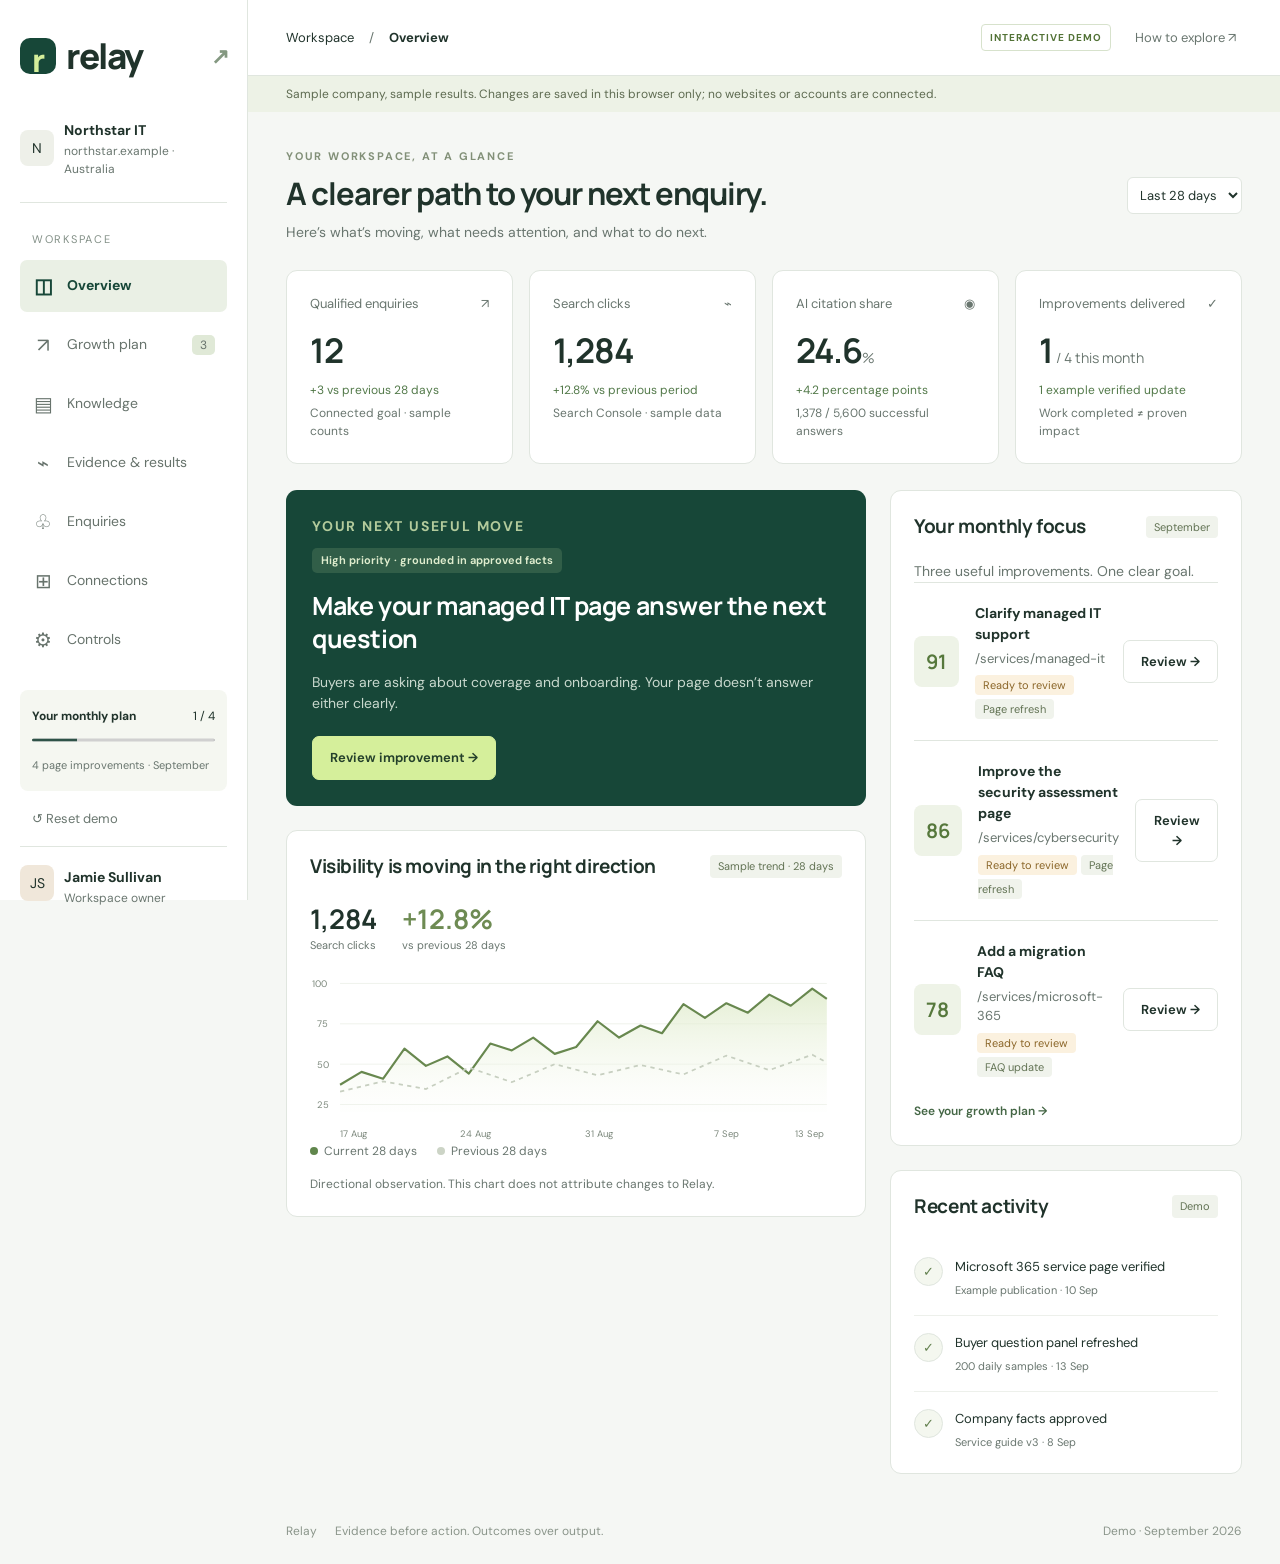
<file: index.html>
<!doctype html>
<html lang="en"><head><meta charset="UTF-8"><meta name="viewport" content="width=device-width, initial-scale=1"><meta name="description" content="Relay AEO interactive product demo. Explore evidence-led website improvements with sample data."><title>Relay — Your next useful move</title><link rel="icon" href="data:image/svg+xml,%3Csvg xmlns='http://www.w3.org/2000/svg' viewBox='0 0 32 32'%3E%3Crect width='32' height='32' rx='8' fill='%23174738'/%3E%3Cpath d='M9 9h10v7H9m7 0 7 8M9 9v15' stroke='%23c9f277' stroke-width='3' fill='none'/%3E%3C/svg%3E"><link rel="stylesheet" href="styles.css"><script src="app.js" defer></script></head>
<body><a class="skip" href="#main">Skip to content</a><aside class="sidebar"><a class="brand" href="#dashboard"><span class="logo">r</span> relay<span class="brand-dot">↗</span></a><div class="workspace"><span class="avatar">N</span><div><strong>Northstar IT</strong><small>northstar.example · Australia</small></div></div><p class="nav-label">WORKSPACE</p><nav aria-label="Main navigation" id="nav"></nav><div class="side-bottom"><div class="allowance"><div><strong>Your monthly plan</strong><span id="usage"></span></div><progress id="allowance-progress" max="4"></progress><small>4 page improvements · September</small></div><button class="text-button" data-action="reset">↺ Reset demo</button><div class="profile"><span class="avatar light">JS</span><div><strong>Jamie Sullivan</strong><small>Workspace owner</small></div></div></div></aside><div class="shell"><header class="topbar"><span>Workspace <span class="muted">/</span> <strong id="breadcrumb">Overview</strong></span><div><span class="demo-badge">INTERACTIVE DEMO</span><button class="quiet" data-action="tour">How to explore ↗</button></div></header><div class="demo-notice">Sample company, sample results. Changes are saved in this browser only; no websites or accounts are connected.</div><main id="main" tabindex="-1"></main><footer>Relay <span>Evidence before action. Outcomes over output.</span><span>Demo · September 2026</span></footer></div><dialog id="dialog"><div id="dialog-content"></div></dialog><div id="toast" role="status" aria-live="polite"></div></body></html>
</file>
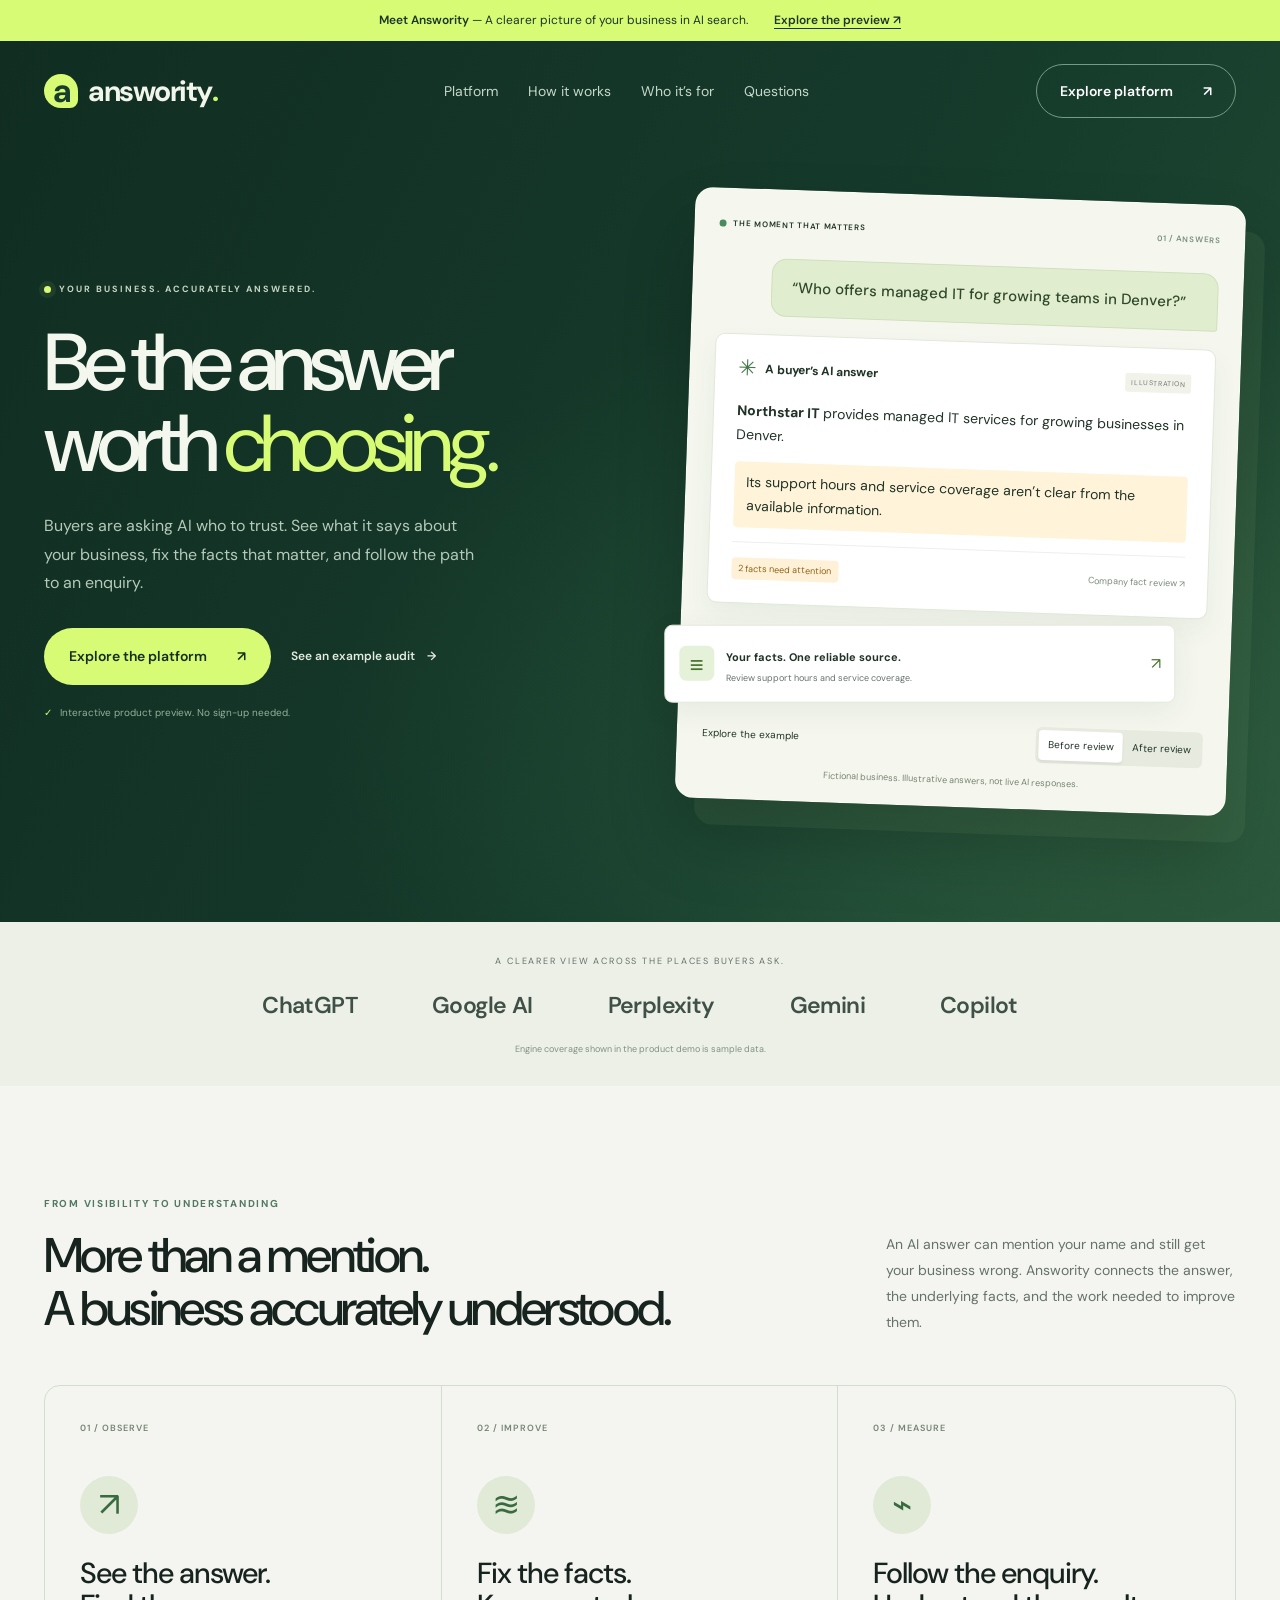
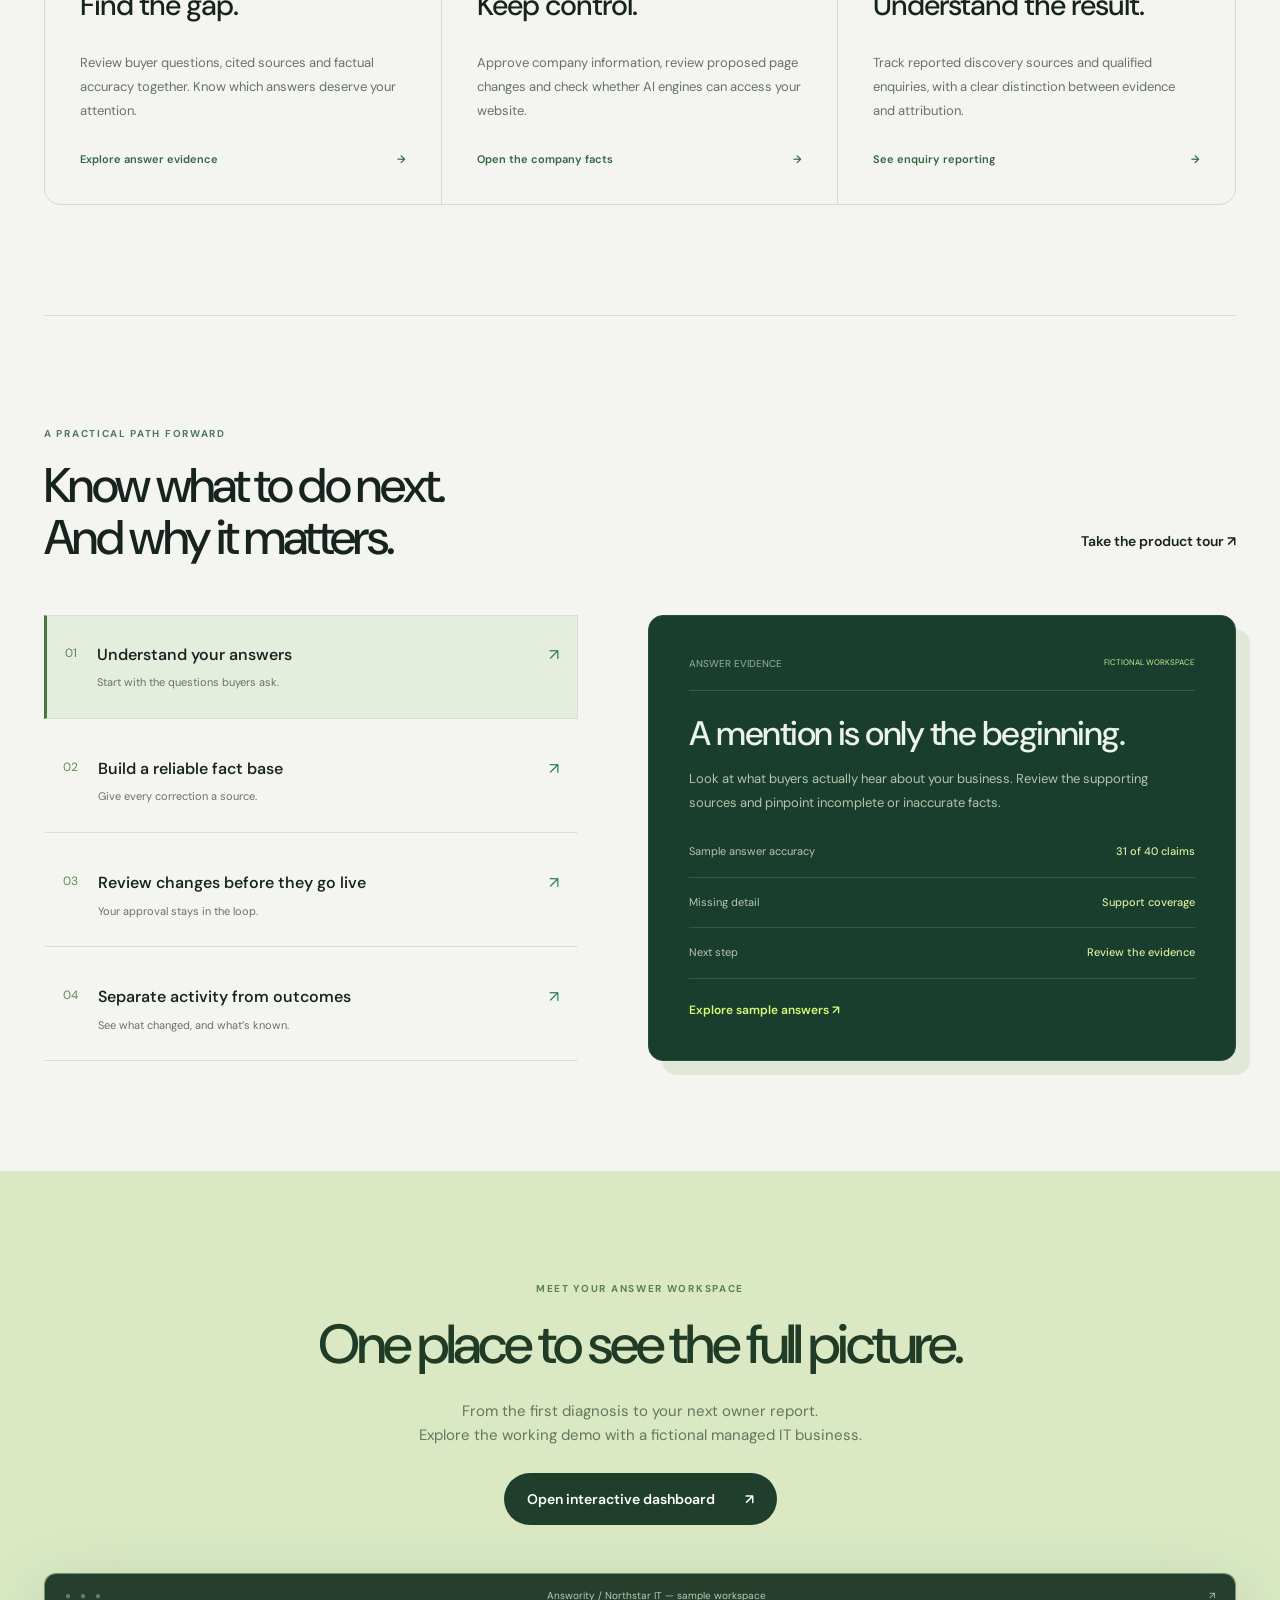
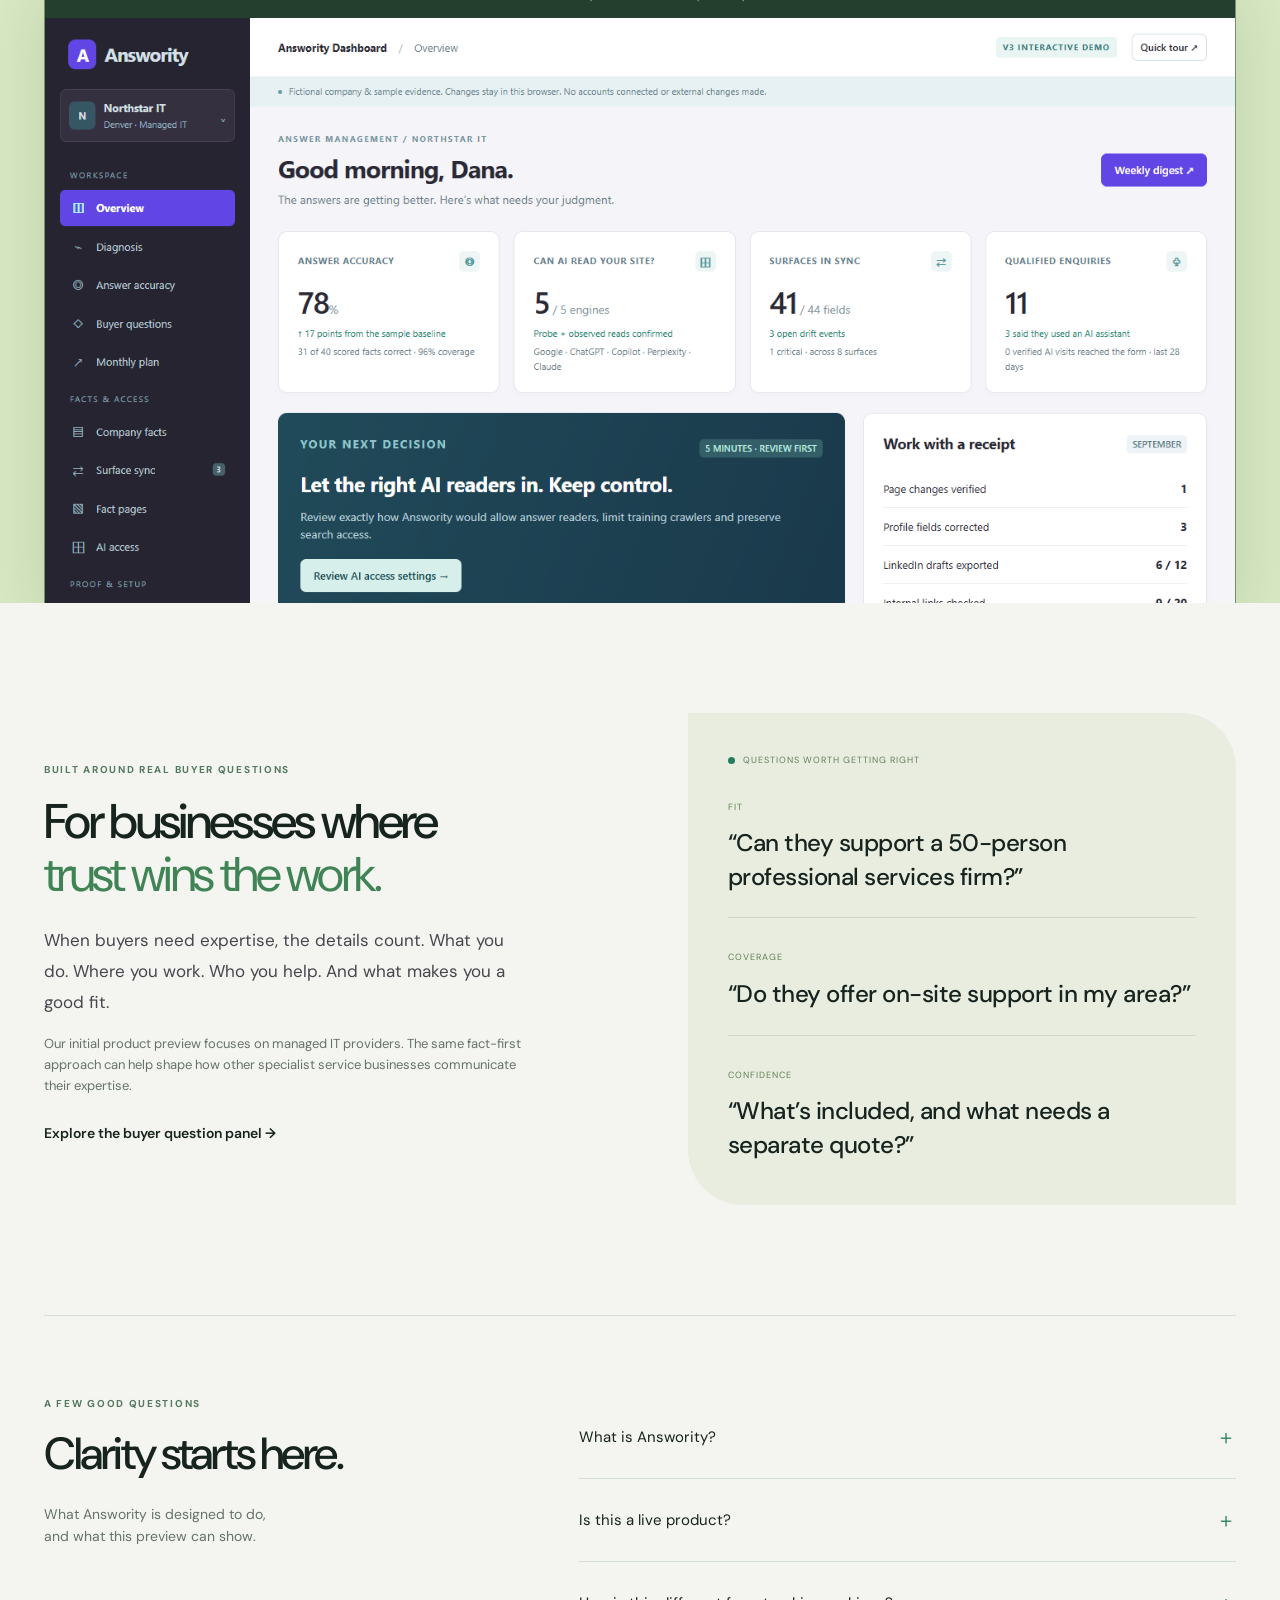
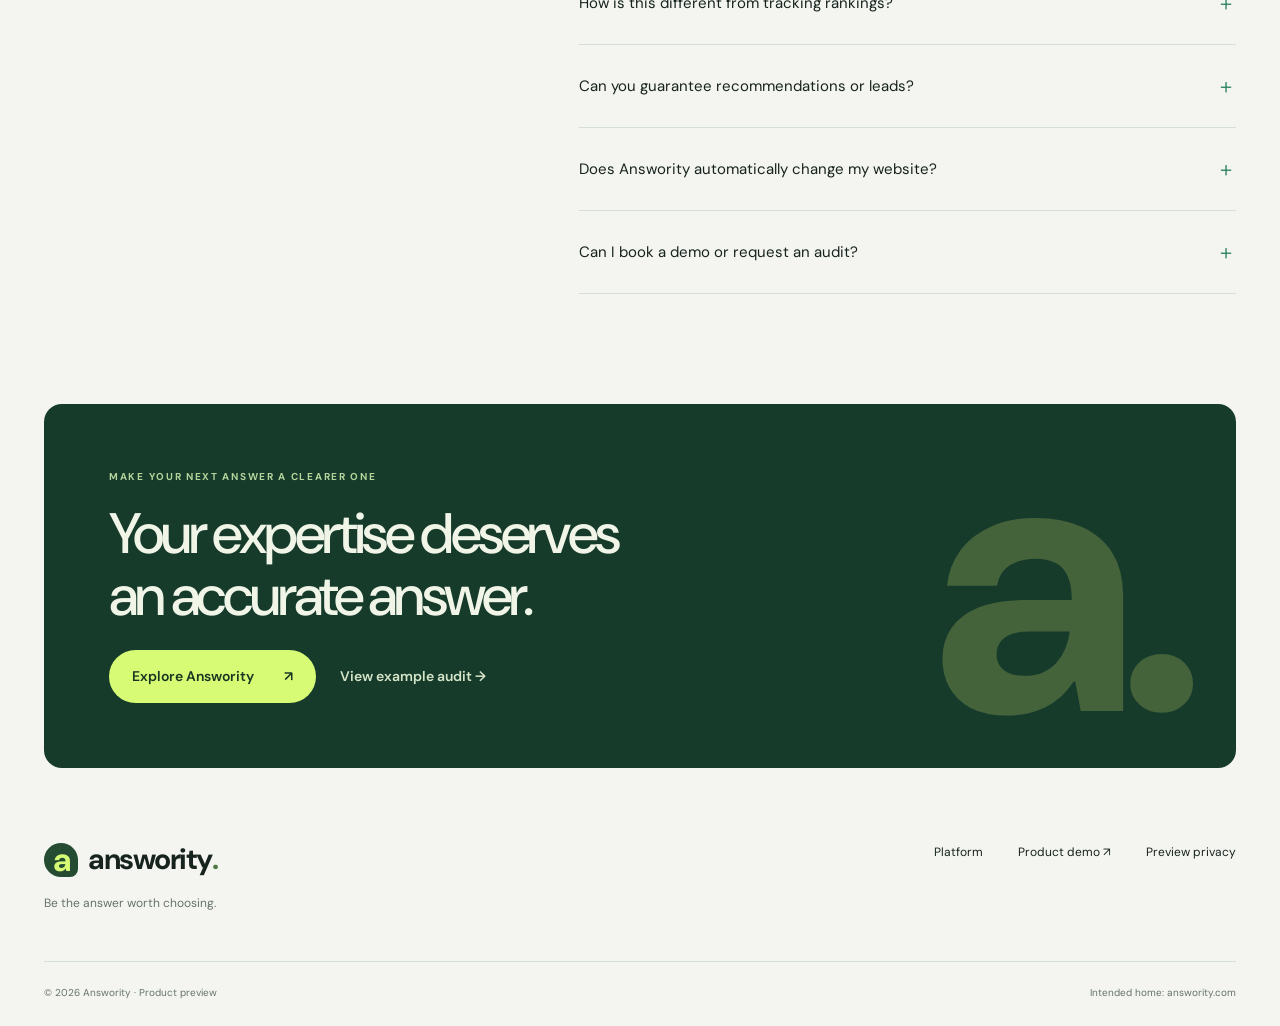
<file: demo/answority/index.html>
<!doctype html>
<html lang="en">
<head><meta charset="utf-8"><meta name="viewport" content="width=device-width,initial-scale=1"><meta name="description" content="Answority helps service businesses understand AI answers, keep company facts accurate and connect visibility with enquiries. Explore the interactive product preview."><meta name="theme-color" content="#f7f7f2"><title>Answority — Be the answer worth choosing.</title><link rel="icon" href="favicon.svg" type="image/svg+xml"><link rel="stylesheet" href="styles.css"><link rel="stylesheet" href="redesign.css"><script src="app.js" defer></script></head>
<body>
<a class="skip" href="#main">Skip to content</a>
<div class="announcement">Meet Answority <span>— A clearer picture of your business in AI search.</span><a href="dashboard/index.html">Explore the preview ↗</a></div>
<header class="header wrap"><a href="index.html" class="brand" aria-label="Answority home"><span class="brand-mark">a</span>answority<span class="brand-dot">.</span></a><button class="menu" aria-expanded="false" aria-controls="navigation">Menu <span>＋</span></button><nav id="navigation" aria-label="Main navigation"><a href="#platform">Platform</a><a href="#workflow">How it works</a><a href="#businesses">Who it’s for</a><a href="#faq">Questions</a></nav><a class="button dark header-cta" href="dashboard/index.html">Explore platform <span>↗</span></a></header>
<main id="main">
<section class="hero wrap"><div class="hero-copy"><div class="eyebrow"><span class="dot"></span> YOUR BUSINESS. ACCURATELY ANSWERED.</div><h1>Be the answer<br>worth <em>choosing.</em></h1><p>Buyers are asking AI who to trust. See what it says about your business, fix the facts that matter, and follow the path to an enquiry.</p><div class="actions"><a class="button purple" href="dashboard/index.html">Explore the platform <span>↗</span></a><button class="text-button" data-audit>See an example audit <span>→</span></button></div><div class="hero-note"><span class="mini-check">✓</span> Interactive product preview. No sign-up needed.</div></div>
<div class="answer-stage"><div class="stage-label"><span class="dot"></span> THE MOMENT THAT MATTERS <span>01 / ANSWERS</span></div><div class="question-bubble">“Who offers managed IT for growing teams in Denver?”</div><div class="answer-card"><div class="answer-heading"><span class="spark">✳</span><strong>A buyer’s AI answer</strong><span class="sample-tag">ILLUSTRATION</span></div><p><strong>Northstar IT</strong> provides managed IT services for growing businesses in Denver.</p><p id="answer-detail" class="answer-detail">Its support hours and service coverage aren’t clear from the available information.</p><div class="answer-evidence"><span id="answer-status" class="status orange">2 facts need attention</span><span class="source">Company fact review ↗</span></div></div><div class="fact-card"><div class="fact-icon">≡</div><div><strong id="fact-title">Your facts. One reliable source.</strong><p id="fact-description">Review support hours and service coverage.</p></div><span class="fact-arrow">↗</span></div><div class="answer-control"><span>Explore the example</span><div class="segmented" role="group" aria-label="Illustrative answer state"><button class="active" data-answer="before" aria-pressed="true">Before review</button><button data-answer="after" aria-pressed="false">After review</button></div></div><p class="sample-note">Fictional business. Illustrative answers, not live AI responses.</p><div class="stage-orbit" aria-hidden="true"></div></div></section>
<section class="engine-strip wrap"><p>A clearer view across the places buyers ask.</p><div><span>ChatGPT</span><span>Google AI</span><span>Perplexity</span><span>Gemini</span><span>Copilot</span></div><small>Engine coverage shown in the product demo is sample data.</small></section>
<section id="platform" class="platform section"><div class="wrap"><div class="section-heading"><div><div class="eyebrow">FROM VISIBILITY TO UNDERSTANDING</div><h2>More than a mention.<br>A business accurately understood.</h2></div><p>An AI answer can mention your name and still get your business wrong. Answority connects the answer, the underlying facts, and the work needed to improve them.</p></div><div class="pillars"><article><span class="card-number">01 / OBSERVE</span><div class="pillar-icon">↗</div><h3>See the answer.<br>Find the gap.</h3><p>Review buyer questions, cited sources and factual accuracy together. Know which answers deserve your attention.</p><a href="dashboard/index.html#answers">Explore answer evidence <span>→</span></a></article><article><span class="card-number">02 / IMPROVE</span><div class="pillar-icon">≋</div><h3>Fix the facts.<br>Keep control.</h3><p>Approve company information, review proposed page changes and check whether AI engines can access your website.</p><a href="dashboard/index.html#facts">Open the company facts <span>→</span></a></article><article><span class="card-number">03 / MEASURE</span><div class="pillar-icon">⌁</div><h3>Follow the enquiry.<br>Understand the result.</h3><p>Track reported discovery sources and qualified enquiries, with a clear distinction between evidence and attribution.</p><a href="dashboard/index.html#enquiries">See enquiry reporting <span>→</span></a></article></div></div></section>
<section id="workflow" class="workflow section wrap"><div class="section-heading"><div><div class="eyebrow">A PRACTICAL PATH FORWARD</div><h2>Know what to do next.<br>And why it matters.</h2></div><a href="dashboard/index.html#plan" class="text-button">Take the product tour ↗</a></div><div class="workflow-layout"><div class="steps" role="tablist" aria-label="Platform workflow" aria-orientation="vertical"><button id="tab-observe" role="tab" aria-selected="true" aria-controls="workflow-panel" data-step="observe"><span>01</span><div><strong>Understand your answers</strong><small>Start with the questions buyers ask.</small></div><b>↗</b></button><button id="tab-correct" role="tab" aria-selected="false" aria-controls="workflow-panel" tabindex="-1" data-step="correct"><span>02</span><div><strong>Build a reliable fact base</strong><small>Give every correction a source.</small></div><b>↗</b></button><button id="tab-publish" role="tab" aria-selected="false" aria-controls="workflow-panel" tabindex="-1" data-step="publish"><span>03</span><div><strong>Review changes before they go live</strong><small>Your approval stays in the loop.</small></div><b>↗</b></button><button id="tab-measure" role="tab" aria-selected="false" aria-controls="workflow-panel" tabindex="-1" data-step="measure"><span>04</span><div><strong>Separate activity from outcomes</strong><small>See what changed, and what’s known.</small></div><b>↗</b></button></div><div id="workflow-panel" class="workflow-panel" role="tabpanel" aria-labelledby="tab-observe" tabindex="0"></div></div></section>
<section class="product-section section"><div class="wrap"><div class="product-intro"><div class="eyebrow">MEET YOUR ANSWER WORKSPACE</div><h2>One place to see the full picture.</h2><p>From the first diagnosis to your next owner report.<br>Explore the working demo with a fictional managed IT business.</p><a href="dashboard/index.html" class="button lime">Open interactive dashboard <span>↗</span></a></div><a class="product-image" href="dashboard/index.html" aria-label="Open the Answority dashboard demo"><div class="browser-bar"><span>● ● ●</span><span>Answority / Northstar IT — sample workspace</span><span>↗</span></div><img src="assets/dashboard.png" alt="Answority dashboard showing sample answer accuracy, company facts, recommended work and enquiries." width="1440" height="960" loading="lazy"></a></div></section>
<section id="businesses" class="businesses section wrap"><div><div class="eyebrow">BUILT AROUND REAL BUYER QUESTIONS</div><h2>For businesses where<br><em>trust wins the work.</em></h2><p class="large-copy">When buyers need expertise, the details count. What you do. Where you work. Who you help. And what makes you a good fit.</p><p>Our initial product preview focuses on managed IT providers. The same fact-first approach can help shape how other specialist service businesses communicate their expertise.</p><a class="text-button" href="dashboard/index.html#questions">Explore the buyer question panel →</a></div><div class="buyer-questions"><div class="buyer-label"><span class="dot"></span> QUESTIONS WORTH GETTING RIGHT</div><article><span>FIT</span><h3>“Can they support a 50-person professional services firm?”</h3></article><article><span>COVERAGE</span><h3>“Do they offer on-site support in my area?”</h3></article><article><span>CONFIDENCE</span><h3>“What’s included, and what needs a separate quote?”</h3></article></div></section>
<section id="faq" class="faq section wrap"><div><div class="eyebrow">A FEW GOOD QUESTIONS</div><h2>Clarity starts here.</h2><p>What Answority is designed to do,<br>and what this preview can show.</p></div><div class="faq-list"><details><summary>What is Answority?<span>＋</span></summary><p>Answority is a product concept for managing how a service business is understood in AI-generated answers. The preview brings together answer evidence, approved company facts, website access checks, proposed improvements and enquiry reporting.</p></details><details><summary>Is this a live product?<span>＋</span></summary><p>This website and dashboard are interactive previews. Northstar IT, its metrics and all answer evidence are fictional. No AI engines, websites or CRM accounts are connected. Dashboard edits remain in your browser.</p></details><details><summary>How is this different from tracking rankings?<span>＋</span></summary><p>The focus extends beyond whether your name appears. The demo shows whether an answer describes your services accurately, which sources support it, what needs correcting and what enquiry evidence is available.</p></details><details><summary>Can you guarantee recommendations or leads?<span>＋</span></summary><p>No. AI engines decide what to include in their answers. Accurate facts and accessible pages are useful inputs, but they do not guarantee inclusion, rankings or enquiries. The reporting is designed to make those limits visible.</p></details><details><summary>Does Answority automatically change my website?<span>＋</span></summary><p>The proposed workflow requires review and approval for changes. This preview simulates approvals and publishing without changing any external website.</p></details><details><summary>Can I book a demo or request an audit?<span>＋</span></summary><p>For now, you can explore the interactive dashboard or open the example audit on this page. Booking and live audits are not enabled. No contact details are collected.</p></details></div></section>
<section class="closing wrap"><div class="eyebrow">MAKE YOUR NEXT ANSWER A CLEARER ONE</div><h2>Your expertise deserves<br>an accurate answer.</h2><div class="actions"><a href="dashboard/index.html" class="button dark">Explore Answority <span>↗</span></a><button class="text-button" data-audit>View example audit →</button></div><div class="closing-symbol" aria-hidden="true">a.</div></section>
</main><footer class="footer wrap"><div><a class="brand" href="index.html"><span class="brand-mark">a</span>answority<span class="brand-dot">.</span></a><p>Be the answer worth choosing.</p></div><div class="footer-links"><a href="#platform">Platform</a><a href="dashboard/index.html">Product demo ↗</a><button data-privacy>Preview privacy</button></div><div class="footer-bottom"><span>© 2026 Answority · Product preview</span><span>Intended home: answority.com</span></div></footer>
<dialog id="preview-dialog" aria-labelledby="dialog-title"><div class="dialog-top"><span class="eyebrow">ANSWORITY / PREVIEW</span><button class="close-dialog" aria-label="Close dialog">×</button></div><div id="dialog-content"></div></dialog>
</body></html>
</file>
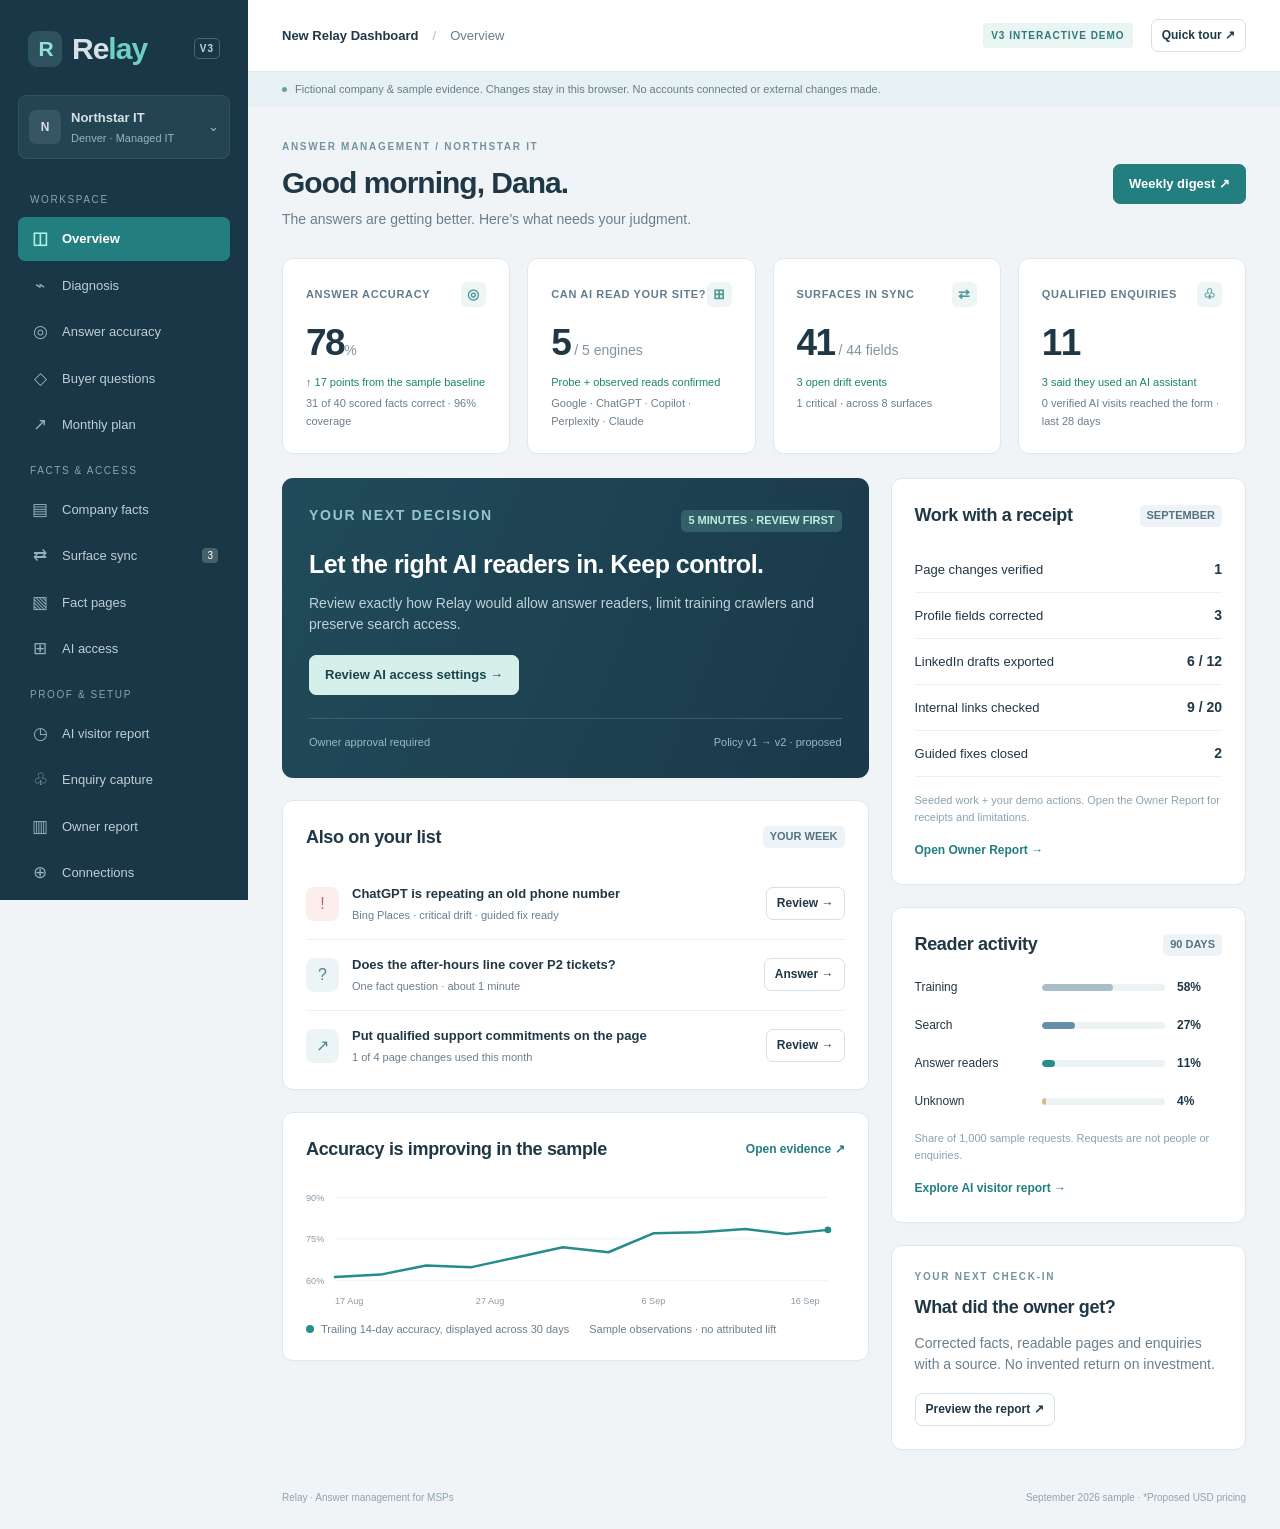
<file: demo/new-relay/index.html>
<!doctype html>
<html lang="en"><head><meta charset="utf-8"><meta name="viewport" content="width=device-width,initial-scale=1"><meta name="description" content="New Relay Dashboard — interactive v3 demo of answer accuracy, company facts, AI access and enquiry reporting."><title>New Relay Dashboard</title><link rel="icon" href="data:image/svg+xml,%3Csvg xmlns='http://www.w3.org/2000/svg' viewBox='0 0 32 32'%3E%3Crect width='32' height='32' rx='8' fill='%231a3849'/%3E%3Cpath d='M9 24V9h9a4 4 0 0 1 0 8H9m9 0 6 7' stroke='%2368ddd1' stroke-width='3' fill='none'/%3E%3C/svg%3E"><link rel="stylesheet" href="styles.css"><script src="app.js" defer></script></head><body><a class="skip" href="#main">Skip to content</a><aside><a href="#overview" class="brand"><span class="mark">R</span>Re<span>lay</span><small>V3</small></a><div class="workspace"><div class="avatar">N</div><div><strong>Northstar IT</strong><small>Denver · Managed IT</small></div><span class="chevron">⌄</span></div><nav id="navigation" aria-label="Dashboard navigation"></nav><div class="side-footer"><div class="plan-label"><strong>Relay Core</strong><span>$499 / month*</span></div><progress id="allowance" max="4"></progress><small id="allowance-label"></small><div class="side-links"><a href="../index.html">Original demo ↗</a><button data-action="reset">Reset v3</button></div><div class="profile"><span class="avatar">DM</span><div><strong>Dana Mitchell</strong><small>Workspace owner</small></div></div></div></aside><div class="shell"><header><div><span class="header-title">New Relay Dashboard</span><span class="divider">/</span><span id="crumb">Overview</span></div><div class="header-actions"><span class="demo-label">V3 INTERACTIVE DEMO</span><button class="button small" data-action="tour">Quick tour ↗</button></div></header><div class="notice"><span class="notice-dot"></span>Fictional company & sample evidence. Changes stay in this browser. No accounts connected or external changes made.</div><main id="main" tabindex="-1"></main><footer><span>Relay · Answer management for MSPs</span><span>September 2026 sample · *Proposed USD pricing</span></footer></div><dialog id="dialog" aria-labelledby="dialog-title"><div class="dialog-header"><h2 id="dialog-title"></h2><button class="icon-button" aria-label="Close dialog" data-action="close">×</button></div><div id="dialog-body"></div></dialog><div id="toast" role="status" aria-live="polite"></div></body></html>
</file>
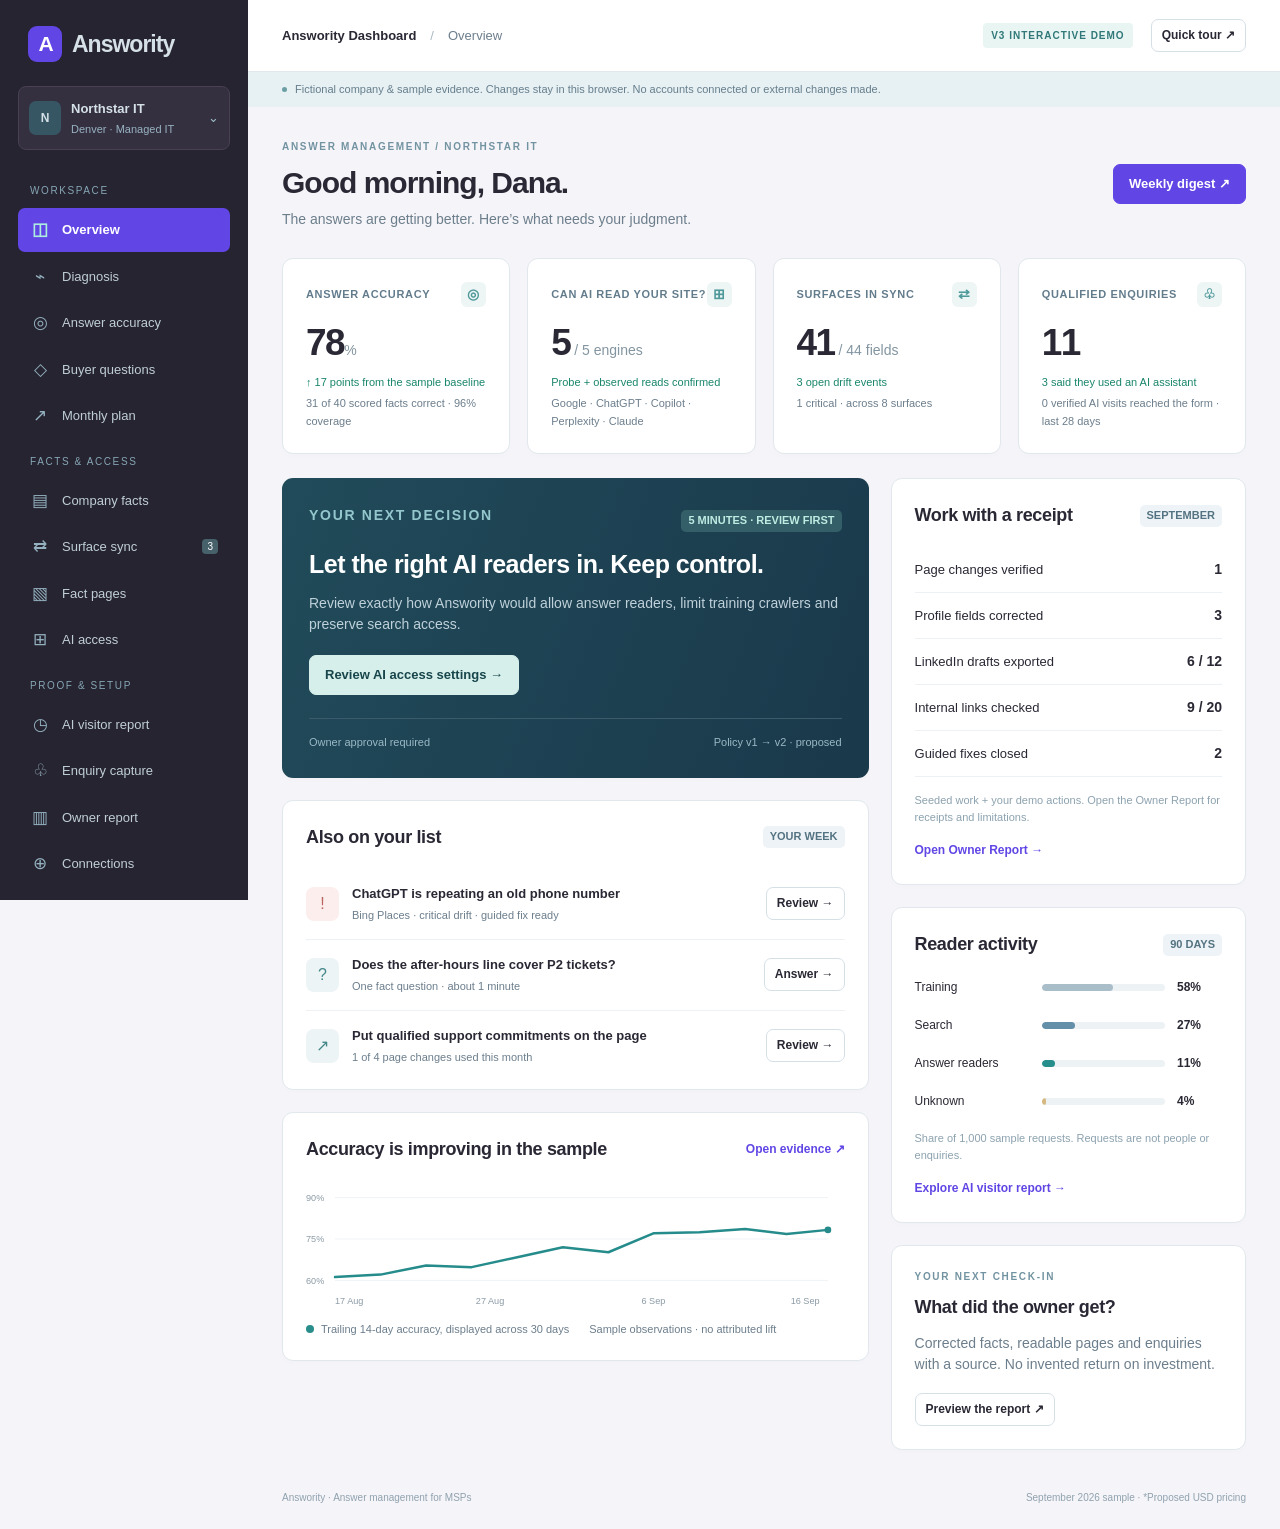
<file: demo/answority/dashboard/index.html>
<!doctype html>
<html lang="en"><head><meta charset="utf-8"><meta name="viewport" content="width=device-width,initial-scale=1"><meta name="description" content="Answority Dashboard — interactive v3 demo of answer accuracy, company facts, AI access and enquiry reporting."><title>Answority Dashboard</title><link rel="icon" href="../favicon.svg" type="image/svg+xml"><link rel="stylesheet" href="styles.css"><script src="app.js" defer></script></head><body><a class="skip" href="#main">Skip to content</a><aside><a href="#overview" class="brand"><span class="mark">A</span>Answority<small>V3</small></a><div class="workspace"><div class="avatar">N</div><div><strong>Northstar IT</strong><small>Denver · Managed IT</small></div><span class="chevron">⌄</span></div><nav id="navigation" aria-label="Dashboard navigation"></nav><div class="side-footer"><div class="plan-label"><strong>Answority Core</strong><span>$499 / month*</span></div><progress id="allowance" max="4"></progress><small id="allowance-label"></small><div class="side-links"><a href="../index.html">Answority home ↗</a><button data-action="reset">Reset v3</button></div><div class="profile"><span class="avatar">DM</span><div><strong>Dana Mitchell</strong><small>Workspace owner</small></div></div></div></aside><div class="shell"><header><div><span class="header-title">Answority Dashboard</span><span class="divider">/</span><span id="crumb">Overview</span></div><div class="header-actions"><span class="demo-label">V3 INTERACTIVE DEMO</span><button class="button small" data-action="tour">Quick tour ↗</button></div></header><div class="notice"><span class="notice-dot"></span>Fictional company & sample evidence. Changes stay in this browser. No accounts connected or external changes made.</div><main id="main" tabindex="-1"></main><footer><span>Answority · Answer management for MSPs</span><span>September 2026 sample · *Proposed USD pricing</span></footer></div><dialog id="dialog" aria-labelledby="dialog-title"><div class="dialog-header"><h2 id="dialog-title"></h2><button class="icon-button" aria-label="Close dialog" data-action="close">×</button></div><div id="dialog-body"></div></dialog><div id="toast" role="status" aria-live="polite"></div></body></html>
</file>
<file: styles.css>
@import url('https://fonts.googleapis.com/css2?family=DM+Sans:wght@400;450;500;550;600;650;700&family=Manrope:wght@400;500;600;650;700;750;800&display=swap');
:root{--ink:#20332b;--muted:#69766f;--green:#174738;--lime:#d5ef9b;--bg:#f5f7f4;--border:#e0e6df;--white:#fff;--amber:#94641a}*{box-sizing:border-box}body{margin:0;background:var(--bg);color:var(--ink);font-family:'DM Sans',sans-serif;font-size:16px;line-height:1.5}button,input,textarea,select{font:inherit}button,a,input,textarea,select{outline-offset:4px}button{cursor:pointer}a{color:inherit}button:disabled{cursor:not-allowed;opacity:.5}.sidebar{position:fixed;inset:0 auto 0 0;width:248px;background:#fff;border-right:1px solid var(--border);padding:32px 20px;display:flex;flex-direction:column}.brand{text-decoration:none;font:800 35px Manrope,sans-serif;letter-spacing:-1.5px;display:flex;align-items:center;gap:10px}.logo{display:grid;place-items:center;width:36px;height:36px;background:var(--green);color:var(--lime);border-radius:10px;font-size:32px}.brand-dot{font-size:22px;margin-left:auto;color:#849881}.workspace{display:flex;align-items:center;gap:10px;padding:18px 0 24px;border-bottom:1px solid var(--border);margin-top:20px}.avatar{width:34px;height:36px;border-radius:8px;background:#eef0e9;display:grid;place-items:center;font-size:14px;flex-shrink:0}.workspace strong,.profile strong{font-size:14px}small{display:block;font-size:12px;color:var(--muted)}.nav-label{font-size:11px;letter-spacing:1.7px;color:#839087;margin:28px 12px 12px}nav{display:grid;gap:7px}nav a{padding:11px 12px;border-radius:7px;text-decoration:none;color:#67736c;font-size:14px;display:flex;align-items:center;gap:13px}nav a.active{background:#eaf0e5;color:var(--green);font-weight:700}nav a:hover{background:#f2f5ee}.nav-icon{font-size:20px;width:22px;text-align:center}.count{margin-left:auto;background:#e0e9d7;padding:1px 8px;border-radius:5px;font-size:12px}.side-bottom{margin-top:auto}.allowance{padding:17px 12px;background:#f5f7f1;border-radius:8px;margin-top:24px;font-size:12px}.allowance>div{display:flex;justify-content:space-between}.allowance small{font-size:11px}progress{width:100%;height:6px;accent-color:var(--green);margin:12px 0}.text-button{background:none;border:0;color:var(--muted);font-size:13px;padding:18px 12px}.profile{display:flex;gap:10px;border-top:1px solid var(--border);padding-top:18px}.light{background:#f0e7da}.shell{margin-left:248px}.topbar{height:76px;border-bottom:1px solid var(--border);background:#fff;display:flex;align-items:center;justify-content:space-between;padding:0 38px;font-size:13px}.topbar>div{display:flex;align-items:center;gap:18px}.muted{color:var(--muted)}.topbar .muted{padding:0 12px}.demo-badge{font-size:10px;font-weight:700;letter-spacing:1px;border:1px solid #d7e2cc;color:#527236;padding:5px 8px;border-radius:4px}.quiet{border:0;background:none;color:var(--muted);font-size:13px}.demo-notice{padding:9px 38px;background:#edf2e6;color:#5e6b51;font-size:12px}main{max-width:1480px;margin:auto;padding:36px 38px 48px}.heading{display:flex;align-items:center;justify-content:space-between;gap:20px;margin-bottom:27px}.eyebrow{font-size:11px;letter-spacing:1.8px;font-weight:700;color:#829078;margin:0 0 10px}h1{font:700 31px/1.2 Manrope,sans-serif;letter-spacing:-1px;margin:0 0 10px}h2{font:700 19px/1.35 Manrope,sans-serif;letter-spacing:-.4px;margin:0}h3{font-size:16px;margin:0 0 8px}p{margin:0 0 12px}.subtitle{font-size:14px;color:var(--muted);margin:0}.btn{display:inline-flex;align-items:center;justify-content:center;gap:8px;padding:11px 17px;border:1px solid var(--border);background:#fff;border-radius:7px;color:var(--ink);font-size:13px;font-weight:650;text-decoration:none}.btn.primary{background:var(--green);color:#fff;border-color:var(--green)}.btn.lime{background:var(--lime);border-color:var(--lime);color:#24402b}.btn:hover{filter:brightness(.96)}.metrics{display:grid;grid-template-columns:repeat(4,1fr);gap:16px;margin-bottom:26px}.card{background:#fff;border:1px solid var(--border);border-radius:11px;padding:23px}.metric-label{display:flex;align-items:center;justify-content:space-between;font-size:13px;color:var(--muted)}.metric-value{font:650 34px Manrope,sans-serif;margin:14px 0 8px;letter-spacing:-1px}.metric-value span{font-size:14px;letter-spacing:0;color:var(--muted);font-weight:400}.delta{color:#527949;font-size:12px}.metric-note{font-size:12px;color:var(--muted);margin-top:5px}.grid-main{display:grid;grid-template-columns:minmax(0,1.65fr) minmax(260px,1fr);gap:24px}.next{background:var(--green);color:white;padding:26px;border-radius:11px;position:relative}.next .eyebrow{color:#b3cb9c}.next h2{font-size:25px;max-width:520px;margin:16px 0}.next p{color:#c9d9ce;font-size:14px;max-width:510px}.next .btn{margin-top:10px}.tag{display:inline-block;padding:4px 9px;border-radius:5px;background:#eff3e9;color:#537047;font-size:11px;font-weight:650}.next .tag{background:#315e48;color:#dfedce}.section-head{display:flex;align-items:center;justify-content:space-between;gap:12px;margin-bottom:21px}.link{color:#446645;text-decoration:none;background:none;border:none;font-size:12px;font-weight:600;padding:0}.spaced{margin-top:24px}.chart{width:100%;height:auto;display:block}.chart text{font:11px 'DM Sans',sans-serif;fill:#7c887c}.legend{display:flex;gap:20px;font-size:12px;color:var(--muted)}.legend i{display:inline-block;width:8px;height:8px;border-radius:50%;background:#60864c;margin-right:6px}.legend i.gray{background:#ccd4c6}.chart-summary{display:flex;gap:25px;margin-bottom:8px}.chart-summary strong{font:650 27px Manrope,sans-serif;display:block}.chart-summary small{font-size:11px}.activity{display:flex;gap:12px;padding:17px 0;border-bottom:1px solid #edf0eb}.activity:last-child{border:0;padding-bottom:0}.activity-icon{width:29px;height:29px;border:1px solid var(--border);background:#f4f7ef;border-radius:50%;display:grid;place-items:center;color:#63804f;flex-shrink:0;font-size:13px}.activity p{font-size:13px;margin:0 0 5px}.activity small{font-size:11px}.opportunity{display:flex;align-items:center;gap:16px;padding:20px 0;border-top:1px solid var(--border)}.score{font:650 20px Manrope,sans-serif;background:#eef3e7;color:#56783c;padding:12px;border-radius:8px}.opportunity .info{flex:1}.opportunity p{font-size:13px;color:var(--muted);margin:4px 0}.opportunity h3{font-size:14px;margin:0}.pill{font-size:11px;padding:3px 8px;border-radius:4px;background:#f0f3ec;color:#627354}.pill.amber{background:#fbf1df;color:#8b6629}.row{display:flex;gap:12px;align-items:center;flex-wrap:wrap}.table-wrap{overflow:auto}table{width:100%;border-collapse:collapse;text-align:left;font-size:14px}th{font-size:11px;letter-spacing:.7px;color:var(--muted);font-weight:500;padding:13px 12px;background:#f6f8f3}td{padding:18px 12px;border-bottom:1px solid var(--border)}td small{margin-top:5px}.split{display:grid;grid-template-columns:1fr 1fr;gap:20px}.note{padding:16px;background:#f5f7ef;border-radius:7px;font-size:13px;color:#657257;margin:18px 0}.source{font-size:13px;line-height:1.8;margin:16px 0}.editor{width:100%;min-height:250px;padding:16px;border:1px solid #bdcfad;border-radius:8px;line-height:1.8;font-size:14px;resize:vertical}.old-copy{padding:17px;background:#f8f5f0;border-radius:8px;font-size:14px;line-height:1.8;min-height:250px}.checklist{display:grid;gap:12px;font-size:14px;margin:22px 0}.checklist span{color:#66884b}.fact{margin-bottom:16px}.fact p{font-size:14px}.fact .source{color:var(--muted);font-size:12px}.connection{display:flex;gap:15px;align-items:center;border-bottom:1px solid var(--border);padding:22px 0}.connection .info{flex:1}.connection p{color:var(--muted);font-size:13px;margin:3px 0}.connection-icon{width:42px;height:42px;background:#f0f3ea;border-radius:9px;display:grid;place-items:center;font-weight:700}.settings-row{display:flex;justify-content:space-between;gap:20px;align-items:center;padding:24px 0;border-bottom:1px solid var(--border)}.settings-row p{font-size:13px;color:var(--muted);margin:6px 0}.switch{width:46px;height:26px;border-radius:20px;border:0;background:#cdd5c6;padding:3px;flex-shrink:0}.switch:before{content:'';display:block;background:white;width:20px;height:20px;border-radius:50%;transition:transform .2s}.switch[aria-checked=true]{background:var(--green)}.switch[aria-checked=true]:before{transform:translateX(20px)}select{background:#fff;border:1px solid var(--border);border-radius:6px;padding:8px;font-size:13px;color:var(--ink)}footer{display:flex;gap:18px;padding:0 38px 24px;font-size:12px;color:#8a958a}footer span:last-child{margin-left:auto}dialog{border:1px solid var(--border);border-radius:14px;padding:30px;max-width:640px;width:calc(100% - 32px);color:var(--ink);box-shadow:0 24px 80px #132b2930}dialog::backdrop{background:#152d2866;backdrop-filter:blur(3px)}dialog h2{margin-bottom:18px}dialog p,dialog li{font-size:14px;line-height:1.8}dialog ol{padding-left:22px}dialog .row{justify-content:flex-end;margin-top:24px}#toast{position:fixed;bottom:25px;left:calc(50% + 80px);transform:translateX(-50%);max-width:90vw;background:var(--green);color:white;padding:14px 22px;border-radius:9px;box-shadow:0 8px 32px #1233;font-size:14px;z-index:10;display:none}.skip{position:fixed;top:-100px;z-index:20;background:#fff;padding:12px}.skip:focus{top:0}.empty{padding:50px 20px;text-align:center}.bar-row{display:grid;grid-template-columns:90px 1fr 45px;gap:14px;align-items:center;font-size:13px;margin:22px 0}.bar{height:9px;background:#edf1e8;border-radius:8px;overflow:hidden}.bar>span{display:block;background:#6d9253;height:100%;border-radius:8px}.banner{margin-bottom:22px;border-left:3px solid #8aab60}.steps{display:flex;gap:8px;flex-wrap:wrap;margin:20px 0}.steps span{padding:8px 12px;background:#edf2e6;border-radius:5px;font-size:12px}.steps .current{background:var(--green);color:white}.filters{margin-bottom:20px}.filters .selected{background:var(--green);color:white}input{padding:10px;border:1px solid var(--border);border-radius:6px;width:100%}label{font-size:14px;display:block;margin:12px 0 6px}@media(min-width:1450px){main{padding-top:45px}.metrics{gap:22px}.card{padding:27px}}@media(max-width:1100px){.sidebar{width:210px;padding:25px 14px}.shell{margin-left:210px}main{padding:25px}.topbar{padding:0 25px}.grid-main{grid-template-columns:1fr}.metrics{gap:10px}.card{padding:18px}.metric-value{font-size:28px}.side-bottom .allowance{padding:12px 8px}}@media(max-width:720px){.sidebar{position:static;width:auto;padding:16px;border-right:0}.brand{font-size:28px}.workspace,.nav-label,.side-bottom{display:none}nav{display:flex;overflow-x:auto;margin-top:15px;gap:5px}nav a{white-space:nowrap;padding:8px 10px}.nav-icon,.count{display:none}.shell{margin:0}.topbar{height:56px;padding:0 17px}.topbar .quiet{display:none}.demo-notice{padding:8px 17px;font-size:11px}main{padding:24px 17px}.heading{align-items:flex-start;flex-direction:column;gap:15px}h1{font-size:27px}.metrics{grid-template-columns:1fr 1fr;gap:10px}.metric-label{font-size:12px}.metric-value{font-size:28px}.grid-main,.split{grid-template-columns:1fr}.next{padding:23px}.next h2{font-size:23px}.opportunity{flex-wrap:wrap}.opportunity .info{min-width:180px}.opportunity>.btn{margin-left:64px}footer{padding:0 17px 20px;flex-wrap:wrap}footer span:last-child{margin-left:0}#toast{left:50%}.section-head{align-items:flex-start}.connection{flex-wrap:wrap}.connection .info{min-width:160px}.connection>.btn{margin-left:57px}}
</file>
<file: demo/answority/styles.css>
@import url('https://fonts.googleapis.com/css2?family=DM+Sans:wght@400;450;500;550;600;650;700&display=swap');
:root{--ink:#202126;--muted:#6d6f76;--paper:#f8f8f4;--purple:#6246e5;--line:#dedfd8;--lime:#d8ef96}*{box-sizing:border-box}html{scroll-behavior:smooth;scroll-padding-top:30px}body{margin:0;background:var(--paper);color:var(--ink);font:16px/1.6 'DM Sans',Arial,sans-serif}button,a{-webkit-tap-highlight-color:transparent}button{font:inherit;cursor:pointer}a{color:inherit;text-decoration:none}button:focus-visible,a:focus-visible,summary:focus-visible,[tabindex]:focus-visible{outline:3px solid var(--purple);outline-offset:5px}button{color:inherit}h1,h2,h3,p{margin-top:0}h1,h2,h3{line-height:1.12;letter-spacing:-.045em}h1{font-size:clamp(48px,5.25vw,78px);font-weight:550;margin:24px 0}h2{font-size:clamp(34px,3.35vw,48px);font-weight:500;margin:18px 0 24px}h3{font-size:26px;font-weight:500}em{font-family:Georgia,serif;font-weight:400;color:var(--purple)}.wrap{width:min(1240px,calc(100% - 88px));margin:auto}.skip{position:absolute;top:-100px;background:white;padding:12px;z-index:10}.skip:focus{top:5px}.announcement{background:#e9e7f7;text-align:center;font-size:12px;padding:10px 18px;font-weight:600}.announcement span{font-weight:400}.announcement a{margin-left:26px;text-decoration:underline;text-underline-offset:4px}.header{display:flex;align-items:center;justify-content:space-between;height:105px;gap:24px}.brand{display:inline-flex;align-items:center;font-size:29px;letter-spacing:-1.5px;font-weight:700;line-height:1}.brand-mark{display:grid;place-items:center;background:var(--purple);color:white;border-radius:11px;width:34px;height:34px;margin-right:10px;font-size:34px;line-height:1;padding-bottom:5px}.brand-dot{color:var(--purple)}nav{display:flex;gap:30px;font-size:14px}nav a:hover,.text-button:hover{color:var(--purple)}.button{display:inline-flex;align-items:center;justify-content:center;gap:30px;padding:15px 23px;border:0;border-radius:6px;font-size:14px;font-weight:600;transition:transform .2s,box-shadow .2s}.button:hover{transform:translateY(-2px);box-shadow:0 6px 16px #2222}.dark{background:var(--ink);color:white}.purple{background:var(--purple);color:white}.lime{background:var(--lime);color:var(--ink)}.text-button{display:inline-flex;gap:12px;align-items:center;font-size:14px;font-weight:600;background:none;border:0;padding:12px 0}.menu{display:none}.hero{display:grid;grid-template-columns:1.08fr 1fr;align-items:center;gap:55px;padding-top:55px;padding-bottom:76px}.eyebrow{font-size:10px;font-weight:700;letter-spacing:1.7px;display:flex;align-items:center;gap:8px}.dot{width:7px;height:7px;border-radius:50%;background:var(--purple);display:inline-block;flex-shrink:0}.hero-copy>p{max-width:480px;color:var(--muted);font-size:17px;line-height:1.75;margin-bottom:30px}.actions{display:flex;gap:24px;align-items:center;flex-wrap:wrap}.hero-note{margin-top:20px;font-size:11px;color:var(--muted)}.mini-check{color:var(--purple);margin-right:5px}.answer-stage{background:#eeedf3;position:relative;border:1px solid #e5e2ef;border-radius:14px;padding:28px 24px 18px;min-width:0;overflow:hidden}.stage-label{display:flex;gap:7px;align-items:center;font-size:8px;letter-spacing:1.1px;font-weight:600;position:relative;z-index:1}.stage-label>span:last-child{margin-left:auto;color:#93919e;font-size:8px}.question-bubble{position:relative;z-index:1;background:#ddd7fa;border-radius:13px 13px 2px 13px;margin:28px 0 18px 54px;padding:17px 20px;font-size:15px;line-height:1.5;font-weight:500}.answer-card{background:white;border:1px solid #e3e1eb;border-radius:10px;padding:23px;position:relative;z-index:1;box-shadow:0 9px 25px #37344b08}.answer-heading{display:flex;align-items:center;gap:9px;font-size:12px;margin-bottom:20px}.spark{color:var(--purple);font-size:22px;line-height:1}.sample-tag{margin-left:auto;font-size:7px;background:#f1f1ed;padding:4px 6px;border-radius:3px;color:#777;letter-spacing:.6px}.answer-card p{font-size:14px;line-height:1.7;margin-bottom:14px}.answer-detail{background:#fff3d8;padding:9px 12px;border-radius:4px;min-height:66px;transition:background .2s}.answer-detail.reviewed{background:#eef5df}.answer-evidence{display:flex;justify-content:space-between;gap:10px;align-items:center;border-top:1px solid #eee;padding-top:15px;font-size:9px}.status{border-radius:4px;padding:4px 7px;white-space:nowrap}.orange{background:#fff1d8;color:#8e6416}.green{background:#e6f2dd;color:#416b37}.source{color:#8c8994}.fact-card{display:flex;align-items:center;gap:12px;padding:17px 14px;background:#fafaf8;border-radius:8px;margin:15px 0 20px 32px;border:1px solid #e1dfeb;position:relative;z-index:1}.fact-icon{background:#eee9ff;border-radius:7px;display:grid;place-items:center;width:35px;height:35px;color:var(--purple);font-size:24px;flex-shrink:0}.fact-card strong{font-size:11px}.fact-card p{font-size:9px;margin:2px 0 0;color:var(--muted)}.fact-arrow{margin-left:auto;color:var(--purple)}.answer-control{display:flex;justify-content:space-between;align-items:center;font-size:10px;gap:8px;position:relative;z-index:1}.segmented{display:flex;padding:3px;background:#e1dfeb;border-radius:6px}.segmented button{border:0;background:transparent;border-radius:4px;font-size:10px;padding:7px 9px}.segmented .active{background:white;box-shadow:0 2px 3px #0001}.sample-note{font-size:9px;color:#85818f;text-align:center;margin:13px 0 0}.stage-orbit{position:absolute;width:420px;height:420px;border:1px solid #dcd8ef;border-radius:50%;top:0;right:-200px}.engine-strip{border-top:1px solid var(--line);padding:27px 0 34px;text-align:center}.engine-strip p{font-size:12px;color:var(--muted);margin-bottom:19px}.engine-strip>div{display:flex;justify-content:center;gap:65px;font-size:21px;letter-spacing:-.6px;font-weight:600}.engine-strip small{display:block;font-size:9px;color:#8c8c92;margin-top:18px}.section{padding-top:95px;padding-bottom:95px}.platform{background:#eeefea;border-top:1px solid #e5e6df;border-bottom:1px solid #e5e6df}.section-heading{display:flex;align-items:flex-end;justify-content:space-between;gap:50px;margin-bottom:38px}.section-heading h2{margin-bottom:0}.section-heading>p{font-size:14px;color:var(--muted);max-width:350px;margin:0;line-height:1.85}.pillars{display:grid;grid-template-columns:repeat(3,1fr);gap:16px}.pillars article{background:var(--paper);border:1px solid #e1e2db;border-radius:9px;padding:28px;display:flex;flex-direction:column}.card-number{font-size:9px;color:#777;font-weight:600;letter-spacing:1px}.pillar-icon{margin:35px 0 23px;background:#e9e4fb;color:var(--purple);border:1px solid #ddd4fb;width:44px;height:44px;display:grid;place-items:center;border-radius:10px;font-size:29px}.pillars p{font-size:13px;line-height:1.85;color:var(--muted);margin-bottom:28px}.pillars a{font-size:11px;font-weight:600;margin-top:auto;display:flex;justify-content:space-between}.workflow-layout{display:grid;grid-template-columns:1fr 1.1fr;gap:65px;align-items:stretch;margin-top:48px}.steps{display:flex;flex-direction:column;gap:10px}.steps button{display:flex;align-items:flex-start;gap:20px;text-align:left;border:1px solid transparent;border-radius:8px;padding:22px;background:transparent;width:100%}.steps button[aria-selected=true]{background:#eeebfa;border-color:#e0d9f7}.steps button>span{font-size:12px;color:var(--purple);padding-top:2px}.steps strong{font-size:15px;font-weight:550}.steps small{display:block;font-size:11px;margin-top:7px;color:var(--muted)}.steps b{margin-left:auto;font-weight:400;color:var(--purple)}.workflow-panel{border-radius:12px;background:#f0f0e9;border:1px solid var(--line);padding:36px;display:flex;flex-direction:column;justify-content:center}.panel-top{display:flex;justify-content:space-between;font-size:10px;color:var(--muted);border-bottom:1px solid #ddded5;padding-bottom:18px;margin-bottom:24px}.panel-top span:last-child{color:var(--purple)}.workflow-panel h3{font-size:28px;margin-bottom:14px}.workflow-panel>p{font-size:13px;color:var(--muted);line-height:1.8}.evidence-row{padding:12px 0;border-bottom:1px solid #dedfd6;display:flex;gap:20px;justify-content:space-between;font-size:11px}.evidence-row strong{font-weight:500;color:var(--purple);text-align:right}.workflow-panel>a{margin-top:22px;color:var(--purple);font-size:12px;font-weight:600}.product-section{background:#23232b;color:#fff;overflow:hidden;padding-bottom:0}.product-intro{text-align:center;margin-bottom:48px}.product-intro .eyebrow{justify-content:center;color:#c9bafb}.product-intro h2{font-size:48px}.product-intro p{color:#b8b8c3;font-size:15px;margin-bottom:26px}.product-image{display:block;border:1px solid #62616e;border-bottom:0;border-radius:12px 12px 0 0;overflow:hidden;box-shadow:0 0 70px #0003;max-height:630px}.browser-bar{display:flex;justify-content:space-between;background:#34343e;padding:14px 20px;color:#b6b6c3;font-size:10px}.browser-bar span:first-child{letter-spacing:3px;color:#747480}.product-image img{display:block;width:100%;height:auto}.businesses{display:grid;grid-template-columns:1fr 1fr;gap:100px;align-items:center}.businesses p{font-size:13px;color:var(--muted);max-width:480px}.businesses .large-copy{font-size:17px;line-height:1.8;color:#45464e}.buyer-questions{background:#f0eee8;border:1px solid #e5e1d8;border-radius:12px;padding:30px}.buyer-label{display:flex;align-items:center;gap:8px;font-size:9px;letter-spacing:1px}.buyer-questions article{padding:24px 0;border-bottom:1px solid #dbd8cf}.buyer-questions article:last-child{border:0;padding-bottom:4px}.buyer-questions article>span{font-size:9px;color:var(--purple);letter-spacing:1px}.buyer-questions h3{font-size:21px;line-height:1.4;letter-spacing:-.5px;margin:9px 0 0}.faq{border-top:1px solid var(--line);display:grid;grid-template-columns:1fr 1.4fr;gap:65px}.faq>div>p{font-size:14px;color:var(--muted)}details{border-bottom:1px solid var(--line)}summary{cursor:pointer;display:flex;justify-content:space-between;align-items:center;gap:24px;font-size:15px;padding:21px 0;list-style:none}summary::-webkit-details-marker{display:none}summary span{color:var(--purple);font-size:20px}details[open] summary span{transform:rotate(45deg)}details p{font-size:13px;line-height:1.85;color:var(--muted);padding-right:32px}.closing{position:relative;background:#e5e0f7;padding:55px;border-radius:12px;overflow:hidden}.closing h2{font-size:48px}.closing-symbol{position:absolute;font-size:330px;letter-spacing:-20px;line-height:1;font-weight:700;color:#d2c8f1;right:50px;top:2px;pointer-events:none}.closing .actions,.closing h2,.closing .eyebrow{position:relative;z-index:1}.footer{display:flex;flex-wrap:wrap;justify-content:space-between;padding-top:65px;padding-bottom:25px;gap:35px}.footer p{font-size:12px;color:var(--muted);margin-top:16px}.footer-links{display:flex;align-items:flex-start;gap:35px;font-size:12px}.footer-links button{border:0;background:none;font-size:12px;padding:0}.footer-bottom{width:100%;border-top:1px solid var(--line);padding-top:23px;display:flex;justify-content:space-between;font-size:10px;color:var(--muted)}dialog{border:1px solid var(--line);border-radius:16px;width:min(620px,calc(100% - 32px));padding:32px;background:var(--paper);color:var(--ink);max-height:85vh;box-shadow:0 30px 100px #0003}dialog::backdrop{background:#17152688;backdrop-filter:blur(4px)}.dialog-top{display:flex;justify-content:space-between;align-items:center;margin-bottom:20px}.close-dialog{border:0;background:#ebe8f4;border-radius:50%;font-size:25px;width:36px;height:36px}.dialog-top+h2{font-size:30px}dialog p{font-size:14px;color:var(--muted)}.audit-row{display:flex;justify-content:space-between;gap:20px;border-top:1px solid var(--line);padding:14px 0;font-size:13px}.audit-row strong{color:var(--purple)}dialog .button{margin-top:20px}
@media(min-width:1500px){.hero{padding-top:75px;padding-bottom:95px}}@media(max-width:1050px){.wrap{width:calc(100% - 48px)}nav{gap:18px}.header-cta{display:none}.hero{gap:25px}.hero-copy>p{font-size:15px}.hero .actions{gap:10px}.hero .button{padding:14px 17px}.hero .text-button{font-size:12px}.answer-stage{padding:20px 16px}.answer-control>span{display:none}.answer-control{justify-content:center}.engine-strip>div{gap:35px}.businesses{gap:45px}.workflow-layout{gap:30px}.steps button{padding:18px 12px;gap:12px}.pillars article{padding:22px}.section{padding-top:70px;padding-bottom:70px}.product-section{padding-bottom:0}.product-intro h2{font-size:40px}}@media(max-width:740px){.wrap{width:calc(100% - 36px)}.announcement{font-size:10px}.announcement span{display:none}.announcement a{margin-left:12px}.header{height:85px;position:relative}.brand{font-size:26px}.menu{display:flex;gap:14px;background:none;border:1px solid var(--line);padding:7px 11px;border-radius:5px;font-size:12px}.header nav{display:none;position:absolute;top:73px;left:0;right:0;background:var(--paper);z-index:4;border:1px solid var(--line);border-radius:8px;padding:20px;box-shadow:0 12px 30px #0001}.header nav.open{display:flex;flex-direction:column;gap:16px}.hero{grid-template-columns:1fr;padding-top:28px;padding-bottom:42px;gap:38px}h1{font-size:55px;margin:20px 0}.hero-copy>p{font-size:16px}.hero .actions{gap:20px}.hero .button{font-size:12px}.hero-note{margin-top:15px}.answer-stage{padding:24px 20px 18px}.answer-control{justify-content:space-between}.answer-control>span{display:block}.question-bubble{margin-left:35px}.engine-strip>div{gap:13px 22px;flex-wrap:wrap;font-size:17px}.engine-strip{padding-top:22px}.section{padding-top:55px;padding-bottom:55px}.section-heading{display:block;margin-bottom:30px}.section-heading>p{margin-top:24px;max-width:none}.pillars{grid-template-columns:1fr}.pillars article{padding:25px}.pillar-icon{margin:22px 0}.pillars h3 br{display:none}.pillars h3{font-size:26px;margin-bottom:16px}.pillars p{margin-bottom:22px}.workflow-layout{grid-template-columns:1fr;gap:25px;margin-top:25px}.steps button{padding:15px}.steps strong{font-size:14px}.workflow-panel{padding:26px}.product-section{padding-bottom:0}.product-intro h2{font-size:35px}.product-intro p{font-size:13px}.product-image{max-height:360px}.browser-bar{font-size:8px;padding:10px}.browser-bar span:first-child{display:none}.product-image img{width:740px;max-width:none}.businesses,.faq{grid-template-columns:1fr;gap:30px}.businesses .large-copy{font-size:16px}.buyer-questions{padding:25px}.faq h2{margin-bottom:14px}.faq .faq-list{margin-top:-10px}.closing{padding:32px 24px}.closing h2{font-size:35px}.closing .eyebrow{font-size:8px}.closing-symbol{font-size:230px;right:-15px;top:60px;opacity:.65}.closing .actions{gap:12px}.footer{padding-top:45px;gap:25px}.footer-links{gap:22px}.footer-bottom{gap:14px;flex-wrap:wrap}dialog{padding:23px}.eyebrow{font-size:9px}}
@media(prefers-reduced-motion:reduce){html{scroll-behavior:auto}*{transition:none!important}}
</file>
<file: demo/answority/redesign.css>
/* Answority / Signal — editorial product direction */
:root{--paper:#f4f5f0;--ink:#17231e;--muted:#66726b;--purple:#257d5c;--lime:#d7fb74;--line:#d6dfd5}body{background:var(--paper)}.announcement{background:#d7fb74;color:#1b3527;padding:11px}.header{height:100px;color:#f1f5ea;position:relative;z-index:2}.brand-mark{background:#d7fb74;color:#173d2e;border-radius:50% 50% 8px 50%;font-size:33px}.brand-dot{color:#cafa70}.header nav{color:#c5d7cb}.header nav a:hover{color:#d7fb74}.header-cta{background:transparent;border:1px solid #759a87;color:white;border-radius:30px}.hero{position:relative;color:#f3f7ed;min-height:690px;gap:70px;padding-top:55px;padding-bottom:115px}.hero:before{content:'';position:absolute;z-index:-1;top:-100px;bottom:0;left:calc((1240px - 100vw)/2);width:100vw;background:radial-gradient(ellipse at 87% 80%,#427a5266,transparent 50%),linear-gradient(115deg,#112d22,#163c2c 65%,#234c34)}h1{font-size:clamp(60px,6.3vw,91px);letter-spacing:-.075em;line-height:1.01;font-weight:500;margin:25px 0 27px}h1 em{color:#d7fb74;font-family:inherit;font-style:normal}.hero .eyebrow{font-size:9px;letter-spacing:2px;color:#c5d5c5}.hero .dot{background:#d7fb74;box-shadow:0 0 0 5px #d7fb7412}.hero-copy>p{color:#b4c9b9;max-width:445px;font-size:16px;line-height:1.8}.hero .button{background:#d7fb74;color:#152e20;border-radius:30px;padding:17px 25px}.hero .text-button{color:#e2eddf;font-size:12px}.hero-note{color:#94b09b;font-size:10px}.mini-check{color:#d7fb74}.hero .actions{gap:20px}.answer-stage{background:#f5f7ee;border:1px solid #ffffff55;padding:28px 24px 18px;transform:rotate(2deg);border-radius:18px;color:#203327;box-shadow:20px 26px 0 #88b67718,0 40px 70px #0003;overflow:visible}.answer-stage>*{position:relative;z-index:1}.stage-label{font-size:8px;letter-spacing:.7px}.stage-label>.dot{background:#4a8c5d;box-shadow:none}.stage-label>span:last-child{color:#7b8e7f}.question-bubble{background:#e0edcf;border:1px solid #d0dfbd;color:#30492a;border-radius:15px 15px 3px 15px;margin-top:27px}.answer-card{border-color:#e1e8db;box-shadow:0 12px 24px #234a2910}.spark{color:#427849}.answer-detail{background:#fff4d9}.fact-card{margin-left:-40px;margin-right:30px;background:white;border-color:#e3e9dc;box-shadow:0 8px 30px #173c2212;transform:rotate(-2deg)}.fact-icon{background:#e6f1d9;color:#477531}.fact-arrow{color:#477531}.segmented{background:#e6eadf}.sample-note{color:#788472}.stage-orbit{display:none}.engine-strip{background:#edf0e7;width:100%;max-width:none;border:0;padding:32px 24px 30px}.engine-strip p{text-transform:uppercase;letter-spacing:1.8px;font-size:9px}.engine-strip>div{font-size:23px;gap:75px;color:#3f5147}.engine-strip small{font-size:9px;color:#829084}.section{padding-top:110px;padding-bottom:110px}h2{letter-spacing:-.055em;font-size:clamp(36px,3.8vw,54px);line-height:1.08}h2 em{font-family:inherit;font-style:normal;color:#408456}.eyebrow{color:#527960;letter-spacing:1.7px}.section-heading{margin-bottom:50px}.section-heading>p{font-size:14px}.platform{background:#f4f5f0;border-bottom:0;border-top:0}.pillars{gap:0;border:1px solid #d2ddcf;border-radius:16px;overflow:hidden}.pillars article{border:0;border-right:1px solid #d2ddcf;border-radius:0;padding:35px;background:transparent;transition:background .2s}.pillars article:last-child{border-right:0}.pillars article:hover{background:#e9eedd}.card-number{font-size:9px;color:#758571}.pillar-icon{margin-top:40px;background:#e1ead6;color:#386b3f;border:0;border-radius:50%;width:58px;height:58px;font-size:34px}.pillars h3{font-size:29px;letter-spacing:-1px}.pillars a{color:#316642}.workflow{border-top:1px solid #d6dfd5}.workflow-layout{gap:70px}.steps button{border-radius:0;border-bottom:1px solid #d6dfd5;padding:26px 18px}.steps button[aria-selected=true]{background:#e5eddd;border-color:#d6dfd5;border-left:3px solid #487745}.steps button>span{color:#62875b}.steps strong{font-size:16px}.workflow-panel{background:#193e2d;border:1px solid #294e37;color:#ecf3e8;border-radius:15px;box-shadow:14px 14px 0 #e1e8d8;padding:40px}.panel-top{border-color:#3d5a44;color:#9db19e}.panel-top span:last-child{color:#cbe890;font-size:8px}.workflow-panel>p{color:#b2c4ad}.workflow-panel h3{font-size:34px}.evidence-row{border-color:#3b5641;color:#b6c6b0;padding:16px 0}.evidence-row strong{color:#d5ed9e}.workflow-panel>a{color:#d7fb74}.product-section{background:#dae9c4;color:#203c27;padding-bottom:0;position:relative}.product-intro .eyebrow{color:#5e8050}.product-intro h2{font-size:55px}.product-intro p{color:#63775c}.product-intro .button{background:#203e2c;color:white;border-radius:30px}.product-image{border-color:#72936a;box-shadow:0 20px 70px #38603530;max-height:630px}.browser-bar{background:#243f2d;color:#bccab3}.businesses{gap:95px}.buyer-questions{background:#e8ede0;border:0;border-radius:0 55px 0 55px;padding:40px}.buyer-questions article{border-color:#ccd7c4}.buyer-questions h3{font-size:24px}.buyer-label{font-size:9px;color:#64805d}.buyer-questions article>span{color:#618153}.faq{padding-top:80px}.faq h2{font-size:45px}.faq-list summary{padding:25px 0}.closing{background:#163b2b;color:#f0f5e8;border-radius:18px;padding:65px;isolation:isolate}.closing .eyebrow{color:#b5d49b}.closing h2{font-size:57px}.closing .dark{background:#d7fb74;color:#183522;border-radius:30px}.closing .text-button{color:#d6e5c8}.closing-symbol{color:#44633b;font-size:380px;top:-12px}.footer{padding-top:75px}.footer .brand-mark{background:#254c33;color:#d7fb74}.footer .brand-dot{color:#507942}.footer-links{flex-wrap:wrap}.close-dialog{background:#e4edda}.button:hover{box-shadow:0 8px 25px #102a2325}.sample-tag{background:#f1f3ea}.source{color:#788b75}dialog{background:#f4f5f0}.audit-row strong{color:#35704c}
@media(max-width:1328px){.hero:before{left:-44px}.hero{gap:45px}}
@media(max-width:1050px){.hero:before{left:-24px}.hero{gap:32px;min-height:610px}h1{font-size:68px}.hero .actions{gap:8px}.hero .button{padding:14px 18px;font-size:12px}.hero .text-button{font-size:11px}.answer-stage{padding:23px 18px}.stage-label>span:last-child{display:none}.fact-card{margin-left:-22px;margin-right:6px}.engine-strip>div{gap:36px}.pillars article{padding:25px}.section{padding-top:80px;padding-bottom:80px}.product-section{padding-bottom:0}.workflow-layout{gap:30px}.workflow-panel{padding:28px}.businesses{gap:40px}}
@media(max-width:740px){.header{height:82px}.header .menu{color:#d6e6cc;border-color:#66806c}.header nav{background:#173c2c;border-color:#66806c;top:72px}.hero{padding-top:30px;padding-bottom:70px;gap:52px;min-height:0}.hero:before{left:-18px;top:-82px}h1{font-size:64px;letter-spacing:-.065em}.hero-copy>p{font-size:15px;max-width:360px}.hero .actions{gap:20px}.hero .button{padding:15px 20px}.hero .eyebrow{font-size:8px;letter-spacing:1.5px}.answer-stage{margin:0 8px;transform:rotate(1deg);padding:22px 18px 17px;box-shadow:9px 12px 0 #88b67718,0 25px 40px #0002}.fact-card{margin-left:-16px;margin-right:2px}.answer-control>span{font-size:9px}.segmented button{font-size:9px}.engine-strip{padding:27px 20px}.engine-strip>div{font-size:18px;gap:13px 25px}.section{padding-top:62px;padding-bottom:62px}.pillars{border:0;gap:15px}.pillars article{border:1px solid #d2ddcf!important;border-radius:12px;background:#edf1e6;padding:27px}.pillar-icon{margin-top:25px}.pillars h3{font-size:29px}.section-heading{margin-bottom:32px}.workflow-layout{gap:30px}.steps button{padding:20px 14px}.workflow-panel{box-shadow:7px 7px 0 #e1e8d8}.workflow-panel h3{font-size:30px}.product-section{padding-bottom:0}.product-intro h2{font-size:38px}.product-intro p{font-size:13px}.buyer-questions{padding:28px;border-radius:0 32px 0 32px}.buyer-questions h3{font-size:23px}.faq h2{font-size:36px}.closing{padding:36px 25px}.closing h2{font-size:38px}.closing-symbol{font-size:255px;right:0;top:64px;opacity:.5}.closing .eyebrow{font-size:8px}.footer{padding-top:50px}.footer-links{gap:18px}.product-image{max-height:350px}}
</file>
<file: demo/new-relay/styles.css>
:root{--navy:#193747;--teal:#237e80;--teal-dark:#156467;--ink:#203746;--muted:#6c7e8c;--bg:#f0f4f7;--line:#e1e8ed;--green:#18856b;--red:#c34c4a;--amber:#a16b22;--blue:#447fba}*{box-sizing:border-box}body{margin:0;background:var(--bg);color:var(--ink);font-family:Inter,'Segoe UI',Arial,sans-serif;font-size:16px;line-height:1.5}button,input,select,textarea{font:inherit}a{color:inherit}button{cursor:pointer}button:disabled{cursor:not-allowed;opacity:.45}button,a,input,select,textarea{outline-offset:4px}aside{position:fixed;inset:0 auto 0 0;width:248px;background:var(--navy);color:#d5e1e7;padding:26px 18px 16px;display:flex;flex-direction:column;z-index:2;overflow:auto}.brand{display:flex;align-items:center;text-decoration:none;font-size:30px;font-weight:750;letter-spacing:-1px;padding:0 10px}.brand>span:not(.mark){color:#6ed0c5}.brand .mark{font-size:21px;background:#2d515e;color:#93e1d4;width:34px;height:36px;border-radius:9px;text-align:center;line-height:36px;margin-right:10px;letter-spacing:-2px}.brand small{font-size:10px;letter-spacing:1px;border:1px solid #4b6571;border-radius:5px;padding:2px 5px;margin-left:auto;color:#bfd5df}.workspace{display:flex;align-items:center;gap:10px;background:#234453;border:1px solid #36515e;padding:12px 10px;border-radius:8px;margin:24px 0 20px;font-size:13px}.workspace small,.profile small{display:block;color:#98b2c0;font-size:11px;margin-top:2px}.avatar{display:grid;place-items:center;width:32px;height:34px;background:#365664;border-radius:7px;font-size:12px;font-weight:700;flex-shrink:0}.chevron{margin-left:auto;color:#9cbbc5}nav{display:grid;gap:3px}.nav-group{font-size:10px;color:#86a6b5;letter-spacing:1.6px;padding:13px 12px 7px}nav a{text-decoration:none;display:flex;align-items:center;gap:12px;padding:9px 12px;font-size:13px;border-radius:7px;color:#bfced6}nav a.active{background:var(--teal);color:#fff;font-weight:650}nav a:hover{background:#2a505f}nav a.active:hover{background:var(--teal)}.nav-icon{font-size:17px;width:20px;text-align:center;color:#93b1bf}.active .nav-icon{color:#adede0}.nav-number{margin-left:auto;background:#47616b;border-radius:4px;padding:0 5px;font-size:10px;color:white}.side-footer{margin-top:auto;padding:26px 10px 0}.plan-label{display:flex;justify-content:space-between;align-items:center;font-size:12px}.plan-label span{font-size:11px;color:#a5c0cc}progress{height:5px;accent-color:#66cfc2;width:100%;margin:12px 0 6px}.side-footer>small{display:block;font-size:11px;color:#9fb7c3}.side-links{display:flex;justify-content:space-between;gap:8px;margin:17px 0;font-size:11px}.side-links a{color:#b6cbd5;text-decoration:none}.side-links button{padding:0;border:0;color:#b6cbd5;background:none;font-size:11px}.profile{display:flex;align-items:center;gap:10px;padding-top:15px;border-top:1px solid #365260;font-size:12px}.shell{margin-left:248px}header{display:flex;justify-content:space-between;align-items:center;gap:16px;padding:0 34px;height:72px;background:white;border-bottom:1px solid var(--line);font-size:13px}.header-title{font-weight:650}.divider{padding:0 14px;color:#a9b8c2}#crumb{color:var(--muted)}.header-actions{display:flex;align-items:center;gap:18px}.demo-label{font-size:10px;color:#307879;background:#e9f5f2;padding:5px 8px;border-radius:4px;letter-spacing:1px;font-weight:700}.notice{display:flex;align-items:center;gap:8px;padding:9px 34px;background:#e7f0f3;color:#657e8c;font-size:11px}.notice-dot{width:5px;height:5px;border-radius:50%;background:#6b9fa4;flex-shrink:0}main{max-width:1600px;margin:auto;padding:32px 34px 40px;outline:none}h1,h2,h3,p{margin-top:0}h1{font-size:30px;letter-spacing:-1px;line-height:1.25;margin-bottom:8px;font-weight:650}h2{font-size:18px;letter-spacing:-.35px;font-weight:650;margin-bottom:0}h3{font-size:15px;margin-bottom:7px;font-weight:650}p{margin-bottom:12px}.muted,.subtitle{color:var(--muted)}.subtitle{font-size:14px;margin:0}.eyebrow{font-size:10px;letter-spacing:1.7px;color:#7293a1;font-weight:700;margin-bottom:10px}.heading{display:flex;justify-content:space-between;align-items:center;gap:20px;margin-bottom:28px}.button{display:inline-flex;justify-content:center;align-items:center;gap:8px;border:1px solid #d5e0e6;border-radius:7px;background:#fff;color:var(--ink);padding:10px 15px;font-size:13px;font-weight:600;text-decoration:none;line-height:1.4}.button:hover{background:#edf5f5;border-color:#96bfc0}.button.primary{background:var(--teal);color:white;border-color:var(--teal)}.button.primary:hover{background:var(--teal-dark)}.button.small{font-size:12px;padding:7px 10px}.button.light{color:#17454b;background:#d6efeb;border-color:#d6efeb}.button.danger{color:var(--red);border-color:#e6b9b7}.button.link{border:0;background:none;padding:0;color:var(--teal);font-size:12px}.row{display:flex;align-items:center;gap:10px;flex-wrap:wrap}.cards{display:grid;grid-template-columns:repeat(4,minmax(0,1fr));gap:17px;margin-bottom:24px}.card{background:#fff;border:1px solid var(--line);border-radius:11px;padding:23px;box-shadow:0 3px 6px #18374803}.metric-label{font-size:11px;font-weight:650;text-transform:uppercase;letter-spacing:.65px;color:#637c8c;display:flex;align-items:center;justify-content:space-between}.metric-label .metric-icon{width:25px;height:25px;background:#edf5f5;color:#50999a;border-radius:6px;display:grid;place-items:center;font-size:14px}.metric-value{font-size:37px;letter-spacing:-1.5px;font-weight:600;line-height:1.1;margin:16px 0 10px}.metric-value span{font-size:14px;letter-spacing:0;color:#8395a0;font-weight:400}.metric-foot{font-size:11px;color:var(--muted);line-height:1.6}.change{color:var(--green);font-size:11px;margin-bottom:5px}.tag{display:inline-block;font-size:11px;font-weight:600;padding:3px 7px;line-height:1.4;border-radius:5px;background:#edf3f6;color:#547382;white-space:nowrap}.tag.good{background:#e4f4ed;color:#237b60}.tag.warn{background:#fff3df;color:#986b29}.tag.bad{background:#fdecea;color:#b94c48}.tag.blue{background:#eaf1fb;color:#467cb3}.grid{display:grid;grid-template-columns:minmax(0,1.65fr) minmax(310px,1fr);gap:22px}.split{display:grid;grid-template-columns:1fr 1fr;gap:22px}.thirds{display:grid;grid-template-columns:repeat(3,minmax(0,1fr));gap:18px}.spaced{margin-top:22px}.section-head{display:flex;justify-content:space-between;align-items:center;gap:15px;margin-bottom:18px}.focus{background:linear-gradient(112deg,#214b5a,#1a394b);color:#fff;border:0;padding:27px}.focus .eyebrow{color:#94c7cd}.focus h2{font-size:25px;letter-spacing:-.5px;max-width:620px;line-height:1.3;margin:12px 0}.focus p{color:#bfd1da;font-size:14px;max-width:620px}.focus .button{margin-top:8px}.focus .tag{background:#345f68;color:#bfebe2}.focus .row{justify-content:space-between}.mini-divider{border-top:1px solid #3b5b6a;margin-top:23px;padding-top:15px;display:flex;justify-content:space-between;color:#9bb8c5;font-size:11px}.task{display:flex;align-items:center;gap:13px;padding:15px 0;border-bottom:1px solid #edf1f4}.task:last-child{border:0;padding-bottom:0}.task-icon{width:33px;height:34px;background:#edf4f5;color:#438789;display:grid;place-items:center;border-radius:8px;flex-shrink:0}.task-icon.red{background:#fbeeed;color:#bb6660}.task-copy{flex:1;min-width:0}.task-copy p{font-size:13px;font-weight:550;margin:0 0 4px}.task-copy small{display:block;font-size:11px;color:var(--muted)}.task .button{flex-shrink:0}.chart{width:100%;display:block}.chart text{fill:#8b9aa5;font:11px 'Segoe UI',sans-serif}.legend{display:flex;gap:20px;flex-wrap:wrap;font-size:11px;color:var(--muted);margin-top:12px}.legend i{display:inline-block;width:8px;height:8px;border-radius:50%;background:#288d8b;margin-right:7px}.legend i.gray{background:#c5d5de}.work-row{display:flex;justify-content:space-between;align-items:center;font-size:13px;padding:12px 0;border-bottom:1px solid #edf1f4}.work-row strong{font-size:14px}.work-row:last-child{border:0}.work-caption{font-size:11px;color:#8ca2af;margin-top:15px}.note{font-size:13px;color:#5c7584;background:#edf5f7;border:1px solid #deebee;border-radius:7px;padding:14px 16px;margin:18px 0}.note.warn{background:#fff8ec;border-color:#efdfc5;color:#8b713e}.note.bad{background:#fff1ef;border-color:#efd1cb;color:#a35c50}.note:last-child{margin-bottom:0}.table-wrap{overflow-x:auto}table{width:100%;border-collapse:collapse;font-size:13px;text-align:left}th{font-size:10px;text-transform:uppercase;letter-spacing:.8px;font-weight:600;color:#7c929f;border-bottom:1px solid var(--line);padding:12px 10px;background:#f8fafb}td{padding:15px 10px;border-bottom:1px solid #edf1f4;vertical-align:middle}td small{display:block;font-size:11px;color:#8b9daa;margin-top:4px}td strong{font-weight:600}tr:last-child td{border-bottom:0}.table-wrap .button{white-space:nowrap}.tabs{display:flex;gap:5px;flex-wrap:wrap;margin:0 0 22px;padding:4px;background:#e5edf2;border-radius:8px;width:fit-content}.tabs button{border:0;background:none;padding:8px 14px;color:#6c8592;font-size:12px;border-radius:5px;cursor:pointer}.tabs button.active{background:white;box-shadow:0 1px 4px #18374812;color:var(--teal);font-weight:650}.filters{margin-bottom:18px;display:flex;gap:12px;align-items:center;flex-wrap:wrap}select,input,textarea{border:1px solid #d6e0e6;border-radius:6px;background:white;color:var(--ink);padding:10px 12px;font-size:14px;max-width:100%}input,textarea{width:100%}textarea{min-height:110px;line-height:1.75;resize:vertical}label{display:block;font-size:13px;font-weight:550;margin:15px 0 7px}.help{display:block;font-size:11px;color:var(--muted);margin-top:7px}.fact-value{font-size:15px;line-height:1.7;margin:15px 0}.source{font-size:12px;color:var(--muted);line-height:1.7;padding-top:14px;border-top:1px solid var(--line);margin-top:16px}.score-ring{display:grid;place-items:center;width:155px;height:155px;border-radius:50%;background:conic-gradient(#278e8b 0 78%,#e8eff3 78%);position:relative;margin:12px auto 24px}.score-ring:before{content:'';position:absolute;inset:12px;background:white;border-radius:50%}.score-ring>div{position:relative;text-align:center;font-size:38px;font-weight:650}.score-ring small{display:block;font-size:11px;color:var(--muted);font-weight:400}.bar-row{display:grid;grid-template-columns:115px 1fr 45px;gap:12px;align-items:center;font-size:12px;margin:20px 0}.bar{height:7px;background:#edf2f5;border-radius:10px;overflow:hidden}.bar>span{display:block;height:100%;background:#268f8c;border-radius:10px}.steps{display:flex;gap:8px;flex-wrap:wrap;margin-bottom:22px}.steps span{font-size:11px;color:#6d8492;padding:6px 12px;border:1px solid #dae4e9;border-radius:6px;background:white}.steps .active{background:#e2f2ef;color:#237c72;border-color:#b8dcd4}.code{white-space:pre-wrap;overflow-wrap:anywhere;background:#173544;color:#d9e9ee;border-radius:8px;padding:18px;font:12px/1.8 Consolas,monospace;max-height:360px;overflow:auto}.copy{font-size:14px;line-height:1.8;padding:18px;background:#f4f7f9;border-radius:8px;white-space:pre-wrap}.copy.old{background:#f7f4f0;color:#7f7a71}.editor{min-height:300px;background:#f9fdfc;border-color:#b1d1ce}.checklist{display:grid;gap:13px;font-size:13px;margin:20px 0}.checklist b{font-weight:600;color:#24856e}.engine-name{display:flex;align-items:center;gap:9px;font-size:13px}.engine-icon{display:grid;place-items:center;border-radius:7px;width:30px;height:30px;background:#edf3f6;color:#577887;font-size:12px;font-weight:700}.reader-grid td{text-align:center}.reader-grid td:first-child{text-align:left}.setting{display:flex;align-items:center;justify-content:space-between;gap:20px;padding:20px 0;border-bottom:1px solid var(--line)}.setting p{font-size:12px;color:var(--muted);margin:5px 0}.switch{width:44px;height:26px;border:0;border-radius:20px;background:#b9cbd4;padding:3px;flex-shrink:0}.switch:before{content:'';display:block;background:white;width:20px;height:20px;border-radius:50%;transition:transform .15s}.switch[aria-checked=true]{background:var(--teal)}.switch[aria-checked=true]:before{transform:translateX(18px)}.big-number{font-size:36px;font-weight:600;letter-spacing:-1px;margin:12px 0}.report-intro{font-size:19px;line-height:1.75;max-width:900px;margin:16px 0}.empty{padding:35px;text-align:center;color:var(--muted);font-size:14px}.icon-button{background:none;border:0;font-size:26px;color:#6e8793}.dialog-header{display:flex;align-items:center;justify-content:space-between;gap:15px;margin-bottom:18px}dialog{border:1px solid #d9e4e9;border-radius:14px;width:min(720px,calc(100% - 30px));padding:27px;color:var(--ink);max-height:90vh;box-shadow:0 30px 90px #0a24354d}dialog::backdrop{background:#15334270;backdrop-filter:blur(3px)}dialog p,dialog li{font-size:14px;line-height:1.8}dialog .row:last-child{margin-top:22px}#toast{display:none;position:fixed;bottom:25px;left:calc(50% + 100px);transform:translateX(-50%);max-width:calc(100vw - 35px);z-index:9;border-radius:8px;background:#193e4b;color:#fff;padding:13px 22px;font-size:13px;box-shadow:0 8px 28px #16324233}footer{display:flex;justify-content:space-between;gap:15px;padding:0 34px 24px;font-size:10px;color:#8fa2af}.skip{position:fixed;top:-100px;background:white;padding:12px;z-index:20}.skip:focus{top:0}.audit-input{display:flex;gap:10px;margin:20px 0}.audit-input input{flex:1}.connection-grid{display:grid;grid-template-columns:repeat(3,minmax(0,1fr));gap:18px}.connection-grid .card{display:flex;flex-direction:column;align-items:flex-start}.connection-grid .card p{font-size:13px;color:var(--muted);margin:12px 0 20px}.connection-grid .card .button{margin-top:auto}.danger-text{color:var(--red)}.question{font-size:15px;font-weight:600}.period{font-size:12px}.report-actions{margin-bottom:20px} @media(min-width:1550px){main{padding:40px 42px}.cards{gap:22px}.card{padding:26px}}@media(max-width:1200px){aside{width:220px}.shell{margin-left:220px}main{padding:28px 24px}header{padding:0 24px}.notice{padding:9px 24px}.card{padding:18px}.grid{grid-template-columns:minmax(0,1.4fr) minmax(285px,1fr)}.metric-value{font-size:31px}.cards{gap:10px}.thirds,.connection-grid{grid-template-columns:repeat(2,minmax(0,1fr))}}@media(max-width:980px){.grid,.split{grid-template-columns:1fr}.cards{grid-template-columns:repeat(2,minmax(0,1fr))}.header-title{font-size:12px}.header-actions{gap:8px}.demo-label{font-size:9px}.header-actions .button{display:none}.focus h2{font-size:24px}}@media(max-width:650px){aside{position:static;width:auto;padding:14px 16px;overflow:visible}.brand{font-size:25px;padding:0}.brand .mark{height:31px;width:31px;line-height:31px}.brand small{margin-left:12px}.workspace,.side-footer,.nav-group{display:none}nav{display:flex;overflow:auto;gap:4px;margin-top:15px;padding-bottom:3px}nav a{white-space:nowrap;padding:8px 10px;font-size:12px}.nav-icon,.nav-number{display:none}.shell{margin:0}header{height:56px;padding:0 17px}.divider,#crumb{display:none}.notice{padding:9px 17px;font-size:10px}main{padding:24px 17px}.heading{align-items:flex-start;flex-direction:column;margin-bottom:20px;gap:14px}h1{font-size:26px}.cards{gap:10px}.card{padding:17px}.metric-label{font-size:9px;letter-spacing:.3px}.metric-icon{display:none!important}.metric-value{font-size:31px}.metric-value span{font-size:12px}.metric-foot{font-size:10px}.thirds,.connection-grid{grid-template-columns:1fr}.focus{padding:23px}.focus h2{font-size:23px}.section-head{align-items:flex-start}.section-head h2{font-size:17px}.task{gap:9px}.task-icon{display:none}.task .button{font-size:11px;padding:7px 10px}.task-copy p{font-size:12px}.mini-divider{gap:14px;flex-wrap:wrap}.table-wrap{margin-right:-4px}.bar-row{grid-template-columns:95px 1fr 38px}footer{padding:0 17px 20px;flex-wrap:wrap}.audit-input{flex-direction:column}.tabs button{padding:8px 10px}#toast{left:50%}.report-intro{font-size:16px}.setting{align-items:flex-start}.setting select{max-width:140px}}@media print{aside,header,.notice,.report-actions,footer,.button,#toast{display:none!important}.shell{margin:0}body{background:white}main{padding:0}.card{box-shadow:none;break-inside:avoid}.grid,.split{display:block}.card{margin-bottom:18px}}
.card,.grid>*,.split>*,.thirds>*,.connection-grid>*{min-width:0}.reader-grid{min-width:470px}
</file>
<file: demo/answority/dashboard/styles.css>
:root{--navy:#193747;--teal:#237e80;--teal-dark:#156467;--ink:#203746;--muted:#6c7e8c;--bg:#f0f4f7;--line:#e1e8ed;--green:#18856b;--red:#c34c4a;--amber:#a16b22;--blue:#447fba}*{box-sizing:border-box}body{margin:0;background:var(--bg);color:var(--ink);font-family:Inter,'Segoe UI',Arial,sans-serif;font-size:16px;line-height:1.5}button,input,select,textarea{font:inherit}a{color:inherit}button{cursor:pointer}button:disabled{cursor:not-allowed;opacity:.45}button,a,input,select,textarea{outline-offset:4px}aside{position:fixed;inset:0 auto 0 0;width:248px;background:var(--navy);color:#d5e1e7;padding:26px 18px 16px;display:flex;flex-direction:column;z-index:2;overflow:auto}.brand{display:flex;align-items:center;text-decoration:none;font-size:30px;font-weight:750;letter-spacing:-1px;padding:0 10px}.brand>span:not(.mark){color:#6ed0c5}.brand .mark{font-size:21px;background:#2d515e;color:#93e1d4;width:34px;height:36px;border-radius:9px;text-align:center;line-height:36px;margin-right:10px;letter-spacing:-2px}.brand small{font-size:10px;letter-spacing:1px;border:1px solid #4b6571;border-radius:5px;padding:2px 5px;margin-left:auto;color:#bfd5df}.workspace{display:flex;align-items:center;gap:10px;background:#234453;border:1px solid #36515e;padding:12px 10px;border-radius:8px;margin:24px 0 20px;font-size:13px}.workspace small,.profile small{display:block;color:#98b2c0;font-size:11px;margin-top:2px}.avatar{display:grid;place-items:center;width:32px;height:34px;background:#365664;border-radius:7px;font-size:12px;font-weight:700;flex-shrink:0}.chevron{margin-left:auto;color:#9cbbc5}nav{display:grid;gap:3px}.nav-group{font-size:10px;color:#86a6b5;letter-spacing:1.6px;padding:13px 12px 7px}nav a{text-decoration:none;display:flex;align-items:center;gap:12px;padding:9px 12px;font-size:13px;border-radius:7px;color:#bfced6}nav a.active{background:var(--teal);color:#fff;font-weight:650}nav a:hover{background:#2a505f}nav a.active:hover{background:var(--teal)}.nav-icon{font-size:17px;width:20px;text-align:center;color:#93b1bf}.active .nav-icon{color:#adede0}.nav-number{margin-left:auto;background:#47616b;border-radius:4px;padding:0 5px;font-size:10px;color:white}.side-footer{margin-top:auto;padding:26px 10px 0}.plan-label{display:flex;justify-content:space-between;align-items:center;font-size:12px}.plan-label span{font-size:11px;color:#a5c0cc}progress{height:5px;accent-color:#66cfc2;width:100%;margin:12px 0 6px}.side-footer>small{display:block;font-size:11px;color:#9fb7c3}.side-links{display:flex;justify-content:space-between;gap:8px;margin:17px 0;font-size:11px}.side-links a{color:#b6cbd5;text-decoration:none}.side-links button{padding:0;border:0;color:#b6cbd5;background:none;font-size:11px}.profile{display:flex;align-items:center;gap:10px;padding-top:15px;border-top:1px solid #365260;font-size:12px}.shell{margin-left:248px}header{display:flex;justify-content:space-between;align-items:center;gap:16px;padding:0 34px;height:72px;background:white;border-bottom:1px solid var(--line);font-size:13px}.header-title{font-weight:650}.divider{padding:0 14px;color:#a9b8c2}#crumb{color:var(--muted)}.header-actions{display:flex;align-items:center;gap:18px}.demo-label{font-size:10px;color:#307879;background:#e9f5f2;padding:5px 8px;border-radius:4px;letter-spacing:1px;font-weight:700}.notice{display:flex;align-items:center;gap:8px;padding:9px 34px;background:#e7f0f3;color:#657e8c;font-size:11px}.notice-dot{width:5px;height:5px;border-radius:50%;background:#6b9fa4;flex-shrink:0}main{max-width:1600px;margin:auto;padding:32px 34px 40px;outline:none}h1,h2,h3,p{margin-top:0}h1{font-size:30px;letter-spacing:-1px;line-height:1.25;margin-bottom:8px;font-weight:650}h2{font-size:18px;letter-spacing:-.35px;font-weight:650;margin-bottom:0}h3{font-size:15px;margin-bottom:7px;font-weight:650}p{margin-bottom:12px}.muted,.subtitle{color:var(--muted)}.subtitle{font-size:14px;margin:0}.eyebrow{font-size:10px;letter-spacing:1.7px;color:#7293a1;font-weight:700;margin-bottom:10px}.heading{display:flex;justify-content:space-between;align-items:center;gap:20px;margin-bottom:28px}.button{display:inline-flex;justify-content:center;align-items:center;gap:8px;border:1px solid #d5e0e6;border-radius:7px;background:#fff;color:var(--ink);padding:10px 15px;font-size:13px;font-weight:600;text-decoration:none;line-height:1.4}.button:hover{background:#edf5f5;border-color:#96bfc0}.button.primary{background:var(--teal);color:white;border-color:var(--teal)}.button.primary:hover{background:var(--teal-dark)}.button.small{font-size:12px;padding:7px 10px}.button.light{color:#17454b;background:#d6efeb;border-color:#d6efeb}.button.danger{color:var(--red);border-color:#e6b9b7}.button.link{border:0;background:none;padding:0;color:var(--teal);font-size:12px}.row{display:flex;align-items:center;gap:10px;flex-wrap:wrap}.cards{display:grid;grid-template-columns:repeat(4,minmax(0,1fr));gap:17px;margin-bottom:24px}.card{background:#fff;border:1px solid var(--line);border-radius:11px;padding:23px;box-shadow:0 3px 6px #18374803}.metric-label{font-size:11px;font-weight:650;text-transform:uppercase;letter-spacing:.65px;color:#637c8c;display:flex;align-items:center;justify-content:space-between}.metric-label .metric-icon{width:25px;height:25px;background:#edf5f5;color:#50999a;border-radius:6px;display:grid;place-items:center;font-size:14px}.metric-value{font-size:37px;letter-spacing:-1.5px;font-weight:600;line-height:1.1;margin:16px 0 10px}.metric-value span{font-size:14px;letter-spacing:0;color:#8395a0;font-weight:400}.metric-foot{font-size:11px;color:var(--muted);line-height:1.6}.change{color:var(--green);font-size:11px;margin-bottom:5px}.tag{display:inline-block;font-size:11px;font-weight:600;padding:3px 7px;line-height:1.4;border-radius:5px;background:#edf3f6;color:#547382;white-space:nowrap}.tag.good{background:#e4f4ed;color:#237b60}.tag.warn{background:#fff3df;color:#986b29}.tag.bad{background:#fdecea;color:#b94c48}.tag.blue{background:#eaf1fb;color:#467cb3}.grid{display:grid;grid-template-columns:minmax(0,1.65fr) minmax(310px,1fr);gap:22px}.split{display:grid;grid-template-columns:1fr 1fr;gap:22px}.thirds{display:grid;grid-template-columns:repeat(3,minmax(0,1fr));gap:18px}.spaced{margin-top:22px}.section-head{display:flex;justify-content:space-between;align-items:center;gap:15px;margin-bottom:18px}.focus{background:linear-gradient(112deg,#214b5a,#1a394b);color:#fff;border:0;padding:27px}.focus .eyebrow{color:#94c7cd}.focus h2{font-size:25px;letter-spacing:-.5px;max-width:620px;line-height:1.3;margin:12px 0}.focus p{color:#bfd1da;font-size:14px;max-width:620px}.focus .button{margin-top:8px}.focus .tag{background:#345f68;color:#bfebe2}.focus .row{justify-content:space-between}.mini-divider{border-top:1px solid #3b5b6a;margin-top:23px;padding-top:15px;display:flex;justify-content:space-between;color:#9bb8c5;font-size:11px}.task{display:flex;align-items:center;gap:13px;padding:15px 0;border-bottom:1px solid #edf1f4}.task:last-child{border:0;padding-bottom:0}.task-icon{width:33px;height:34px;background:#edf4f5;color:#438789;display:grid;place-items:center;border-radius:8px;flex-shrink:0}.task-icon.red{background:#fbeeed;color:#bb6660}.task-copy{flex:1;min-width:0}.task-copy p{font-size:13px;font-weight:550;margin:0 0 4px}.task-copy small{display:block;font-size:11px;color:var(--muted)}.task .button{flex-shrink:0}.chart{width:100%;display:block}.chart text{fill:#8b9aa5;font:11px 'Segoe UI',sans-serif}.legend{display:flex;gap:20px;flex-wrap:wrap;font-size:11px;color:var(--muted);margin-top:12px}.legend i{display:inline-block;width:8px;height:8px;border-radius:50%;background:#288d8b;margin-right:7px}.legend i.gray{background:#c5d5de}.work-row{display:flex;justify-content:space-between;align-items:center;font-size:13px;padding:12px 0;border-bottom:1px solid #edf1f4}.work-row strong{font-size:14px}.work-row:last-child{border:0}.work-caption{font-size:11px;color:#8ca2af;margin-top:15px}.note{font-size:13px;color:#5c7584;background:#edf5f7;border:1px solid #deebee;border-radius:7px;padding:14px 16px;margin:18px 0}.note.warn{background:#fff8ec;border-color:#efdfc5;color:#8b713e}.note.bad{background:#fff1ef;border-color:#efd1cb;color:#a35c50}.note:last-child{margin-bottom:0}.table-wrap{overflow-x:auto}table{width:100%;border-collapse:collapse;font-size:13px;text-align:left}th{font-size:10px;text-transform:uppercase;letter-spacing:.8px;font-weight:600;color:#7c929f;border-bottom:1px solid var(--line);padding:12px 10px;background:#f8fafb}td{padding:15px 10px;border-bottom:1px solid #edf1f4;vertical-align:middle}td small{display:block;font-size:11px;color:#8b9daa;margin-top:4px}td strong{font-weight:600}tr:last-child td{border-bottom:0}.table-wrap .button{white-space:nowrap}.tabs{display:flex;gap:5px;flex-wrap:wrap;margin:0 0 22px;padding:4px;background:#e5edf2;border-radius:8px;width:fit-content}.tabs button{border:0;background:none;padding:8px 14px;color:#6c8592;font-size:12px;border-radius:5px;cursor:pointer}.tabs button.active{background:white;box-shadow:0 1px 4px #18374812;color:var(--teal);font-weight:650}.filters{margin-bottom:18px;display:flex;gap:12px;align-items:center;flex-wrap:wrap}select,input,textarea{border:1px solid #d6e0e6;border-radius:6px;background:white;color:var(--ink);padding:10px 12px;font-size:14px;max-width:100%}input,textarea{width:100%}textarea{min-height:110px;line-height:1.75;resize:vertical}label{display:block;font-size:13px;font-weight:550;margin:15px 0 7px}.help{display:block;font-size:11px;color:var(--muted);margin-top:7px}.fact-value{font-size:15px;line-height:1.7;margin:15px 0}.source{font-size:12px;color:var(--muted);line-height:1.7;padding-top:14px;border-top:1px solid var(--line);margin-top:16px}.score-ring{display:grid;place-items:center;width:155px;height:155px;border-radius:50%;background:conic-gradient(#278e8b 0 78%,#e8eff3 78%);position:relative;margin:12px auto 24px}.score-ring:before{content:'';position:absolute;inset:12px;background:white;border-radius:50%}.score-ring>div{position:relative;text-align:center;font-size:38px;font-weight:650}.score-ring small{display:block;font-size:11px;color:var(--muted);font-weight:400}.bar-row{display:grid;grid-template-columns:115px 1fr 45px;gap:12px;align-items:center;font-size:12px;margin:20px 0}.bar{height:7px;background:#edf2f5;border-radius:10px;overflow:hidden}.bar>span{display:block;height:100%;background:#268f8c;border-radius:10px}.steps{display:flex;gap:8px;flex-wrap:wrap;margin-bottom:22px}.steps span{font-size:11px;color:#6d8492;padding:6px 12px;border:1px solid #dae4e9;border-radius:6px;background:white}.steps .active{background:#e2f2ef;color:#237c72;border-color:#b8dcd4}.code{white-space:pre-wrap;overflow-wrap:anywhere;background:#173544;color:#d9e9ee;border-radius:8px;padding:18px;font:12px/1.8 Consolas,monospace;max-height:360px;overflow:auto}.copy{font-size:14px;line-height:1.8;padding:18px;background:#f4f7f9;border-radius:8px;white-space:pre-wrap}.copy.old{background:#f7f4f0;color:#7f7a71}.editor{min-height:300px;background:#f9fdfc;border-color:#b1d1ce}.checklist{display:grid;gap:13px;font-size:13px;margin:20px 0}.checklist b{font-weight:600;color:#24856e}.engine-name{display:flex;align-items:center;gap:9px;font-size:13px}.engine-icon{display:grid;place-items:center;border-radius:7px;width:30px;height:30px;background:#edf3f6;color:#577887;font-size:12px;font-weight:700}.reader-grid td{text-align:center}.reader-grid td:first-child{text-align:left}.setting{display:flex;align-items:center;justify-content:space-between;gap:20px;padding:20px 0;border-bottom:1px solid var(--line)}.setting p{font-size:12px;color:var(--muted);margin:5px 0}.switch{width:44px;height:26px;border:0;border-radius:20px;background:#b9cbd4;padding:3px;flex-shrink:0}.switch:before{content:'';display:block;background:white;width:20px;height:20px;border-radius:50%;transition:transform .15s}.switch[aria-checked=true]{background:var(--teal)}.switch[aria-checked=true]:before{transform:translateX(18px)}.big-number{font-size:36px;font-weight:600;letter-spacing:-1px;margin:12px 0}.report-intro{font-size:19px;line-height:1.75;max-width:900px;margin:16px 0}.empty{padding:35px;text-align:center;color:var(--muted);font-size:14px}.icon-button{background:none;border:0;font-size:26px;color:#6e8793}.dialog-header{display:flex;align-items:center;justify-content:space-between;gap:15px;margin-bottom:18px}dialog{border:1px solid #d9e4e9;border-radius:14px;width:min(720px,calc(100% - 30px));padding:27px;color:var(--ink);max-height:90vh;box-shadow:0 30px 90px #0a24354d}dialog::backdrop{background:#15334270;backdrop-filter:blur(3px)}dialog p,dialog li{font-size:14px;line-height:1.8}dialog .row:last-child{margin-top:22px}#toast{display:none;position:fixed;bottom:25px;left:calc(50% + 100px);transform:translateX(-50%);max-width:calc(100vw - 35px);z-index:9;border-radius:8px;background:#193e4b;color:#fff;padding:13px 22px;font-size:13px;box-shadow:0 8px 28px #16324233}footer{display:flex;justify-content:space-between;gap:15px;padding:0 34px 24px;font-size:10px;color:#8fa2af}.skip{position:fixed;top:-100px;background:white;padding:12px;z-index:20}.skip:focus{top:0}.audit-input{display:flex;gap:10px;margin:20px 0}.audit-input input{flex:1}.connection-grid{display:grid;grid-template-columns:repeat(3,minmax(0,1fr));gap:18px}.connection-grid .card{display:flex;flex-direction:column;align-items:flex-start}.connection-grid .card p{font-size:13px;color:var(--muted);margin:12px 0 20px}.connection-grid .card .button{margin-top:auto}.danger-text{color:var(--red)}.question{font-size:15px;font-weight:600}.period{font-size:12px}.report-actions{margin-bottom:20px} @media(min-width:1550px){main{padding:40px 42px}.cards{gap:22px}.card{padding:26px}}@media(max-width:1200px){aside{width:220px}.shell{margin-left:220px}main{padding:28px 24px}header{padding:0 24px}.notice{padding:9px 24px}.card{padding:18px}.grid{grid-template-columns:minmax(0,1.4fr) minmax(285px,1fr)}.metric-value{font-size:31px}.cards{gap:10px}.thirds,.connection-grid{grid-template-columns:repeat(2,minmax(0,1fr))}}@media(max-width:980px){.grid,.split{grid-template-columns:1fr}.cards{grid-template-columns:repeat(2,minmax(0,1fr))}.header-title{font-size:12px}.header-actions{gap:8px}.demo-label{font-size:9px}.header-actions .button{display:none}.focus h2{font-size:24px}}@media(max-width:650px){aside{position:static;width:auto;padding:14px 16px;overflow:visible}.brand{font-size:25px;padding:0}.brand .mark{height:31px;width:31px;line-height:31px}.brand small{margin-left:12px}.workspace,.side-footer,.nav-group{display:none}nav{display:flex;overflow:auto;gap:4px;margin-top:15px;padding-bottom:3px}nav a{white-space:nowrap;padding:8px 10px;font-size:12px}.nav-icon,.nav-number{display:none}.shell{margin:0}header{height:56px;padding:0 17px}.divider,#crumb{display:none}.notice{padding:9px 17px;font-size:10px}main{padding:24px 17px}.heading{align-items:flex-start;flex-direction:column;margin-bottom:20px;gap:14px}h1{font-size:26px}.cards{gap:10px}.card{padding:17px}.metric-label{font-size:9px;letter-spacing:.3px}.metric-icon{display:none!important}.metric-value{font-size:31px}.metric-value span{font-size:12px}.metric-foot{font-size:10px}.thirds,.connection-grid{grid-template-columns:1fr}.focus{padding:23px}.focus h2{font-size:23px}.section-head{align-items:flex-start}.section-head h2{font-size:17px}.task{gap:9px}.task-icon{display:none}.task .button{font-size:11px;padding:7px 10px}.task-copy p{font-size:12px}.mini-divider{gap:14px;flex-wrap:wrap}.table-wrap{margin-right:-4px}.bar-row{grid-template-columns:95px 1fr 38px}footer{padding:0 17px 20px;flex-wrap:wrap}.audit-input{flex-direction:column}.tabs button{padding:8px 10px}#toast{left:50%}.report-intro{font-size:16px}.setting{align-items:flex-start}.setting select{max-width:140px}}@media print{aside,header,.notice,.report-actions,footer,.button,#toast{display:none!important}.shell{margin:0}body{background:white}main{padding:0}.card{box-shadow:none;break-inside:avoid}.grid,.split{display:block}.card{margin-bottom:18px}}
.card,.grid>*,.split>*,.thirds>*,.connection-grid>*{min-width:0}.reader-grid{min-width:470px}

:root{--navy:#272431;--teal:#6246e5;--teal-dark:#5138c6;--ink:#292834;--bg:#f5f4f8}.brand{font-size:23px;letter-spacing:-1px}.brand small{display:none}.brand .mark{background:#6246e5;color:#fff;flex-shrink:0}.workspace{background:#343040;border-color:#494054}
</file>
